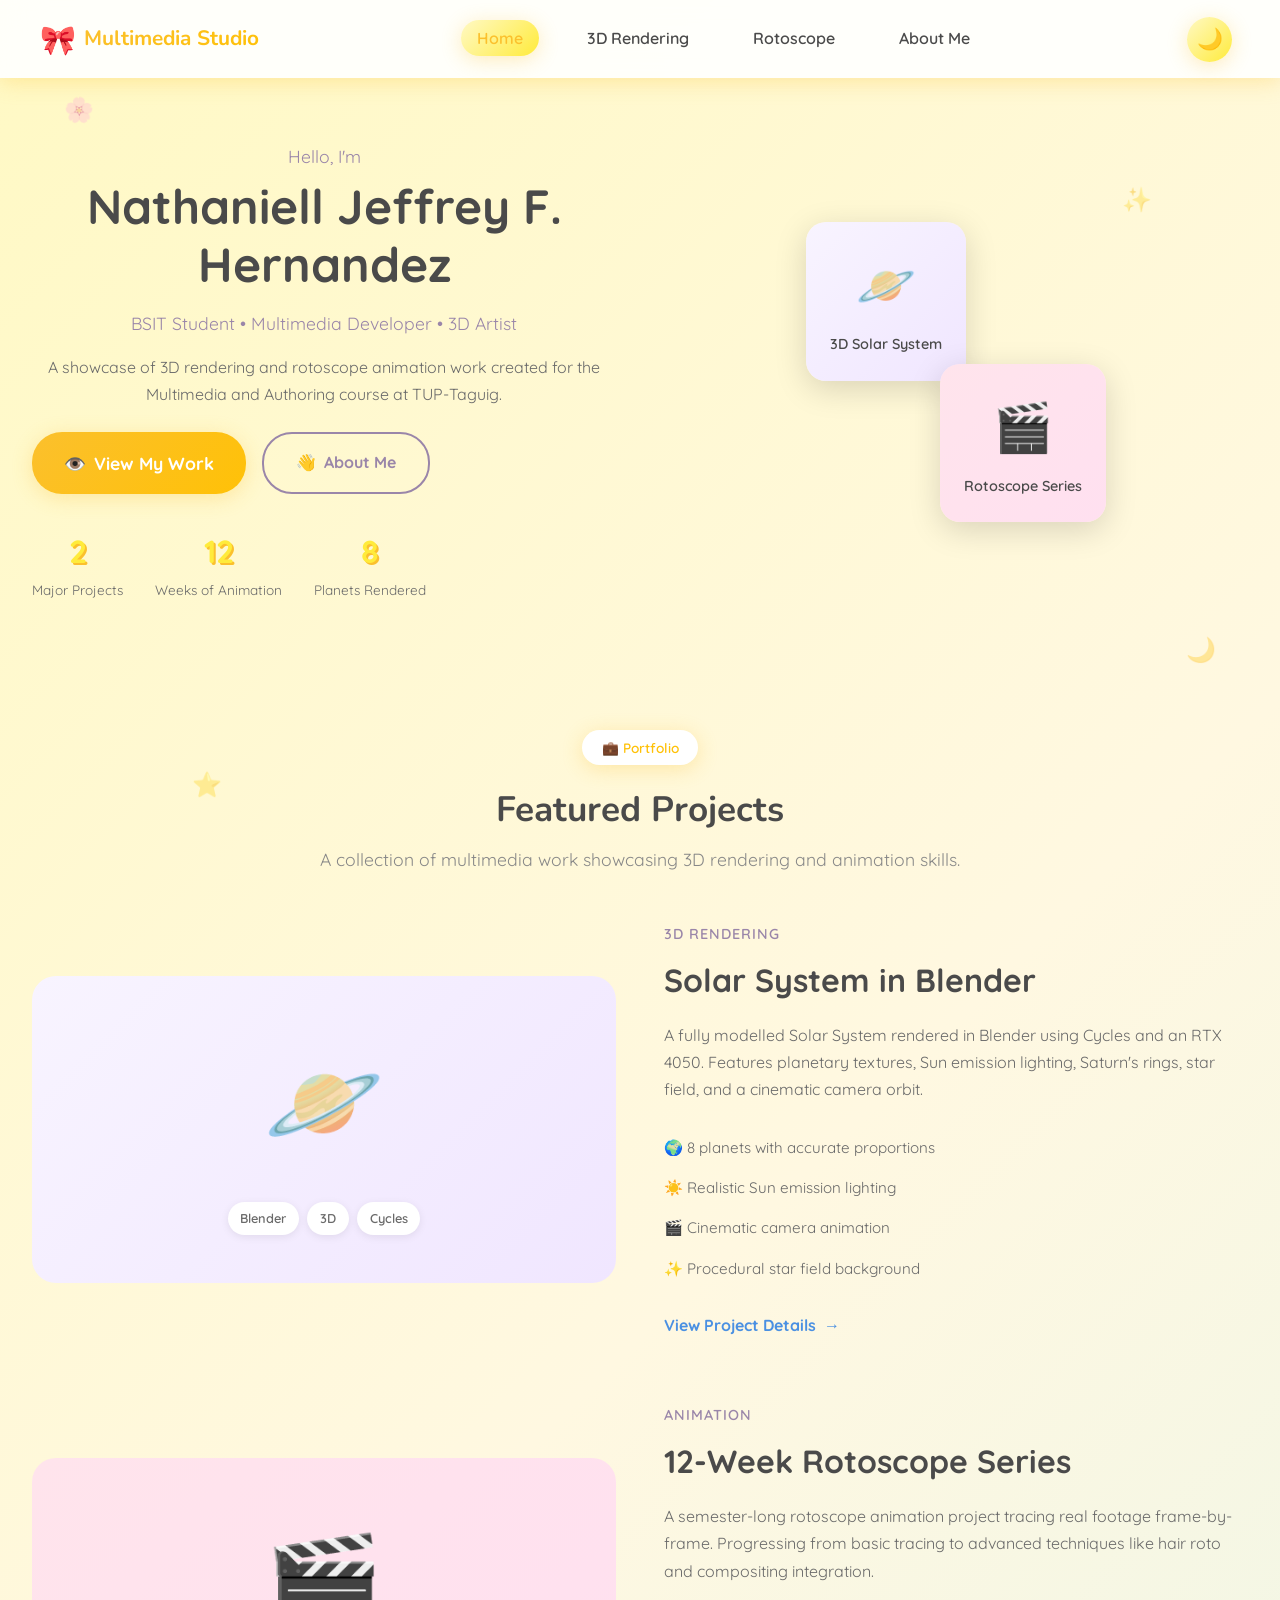
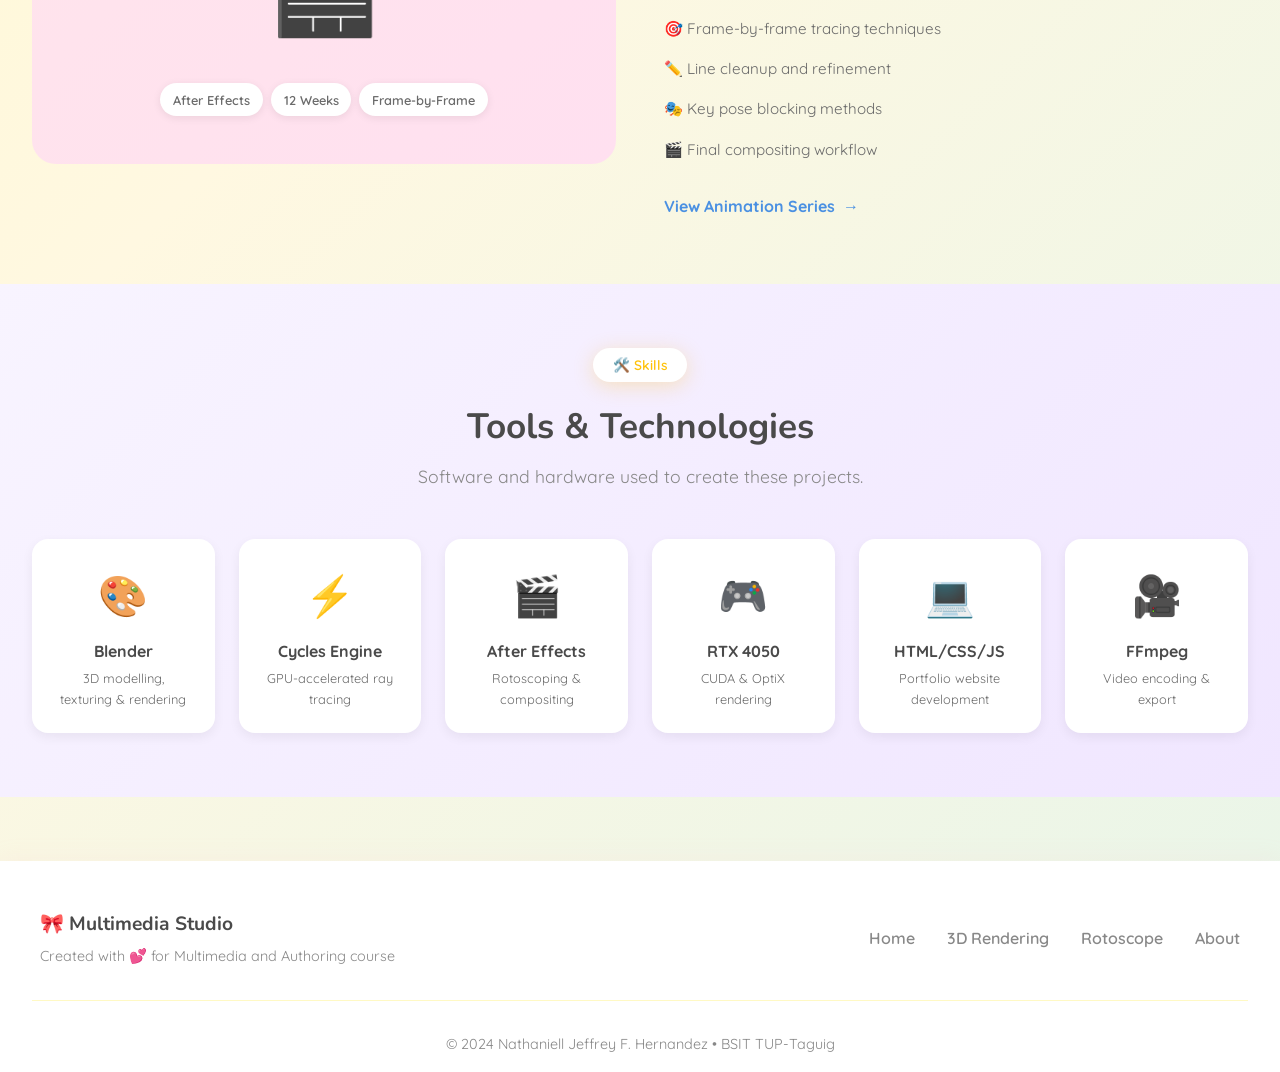
<file: multimedia/index.html>
<!DOCTYPE html>
<html lang="en">
<head>
    <meta charset="UTF-8">
    <meta name="viewport" content="width=device-width, initial-scale=1.0">
    <title>Multimedia Studio | Home</title>
    <link href="https://fonts.googleapis.com/css2?family=Nunito:wght@400;600;700;800&family=Quicksand:wght@400;500;600;700&display=swap" rel="stylesheet">
    <link rel="stylesheet" href="styles.css">
</head>
<body>
    <!-- Floating Decorative Elements -->
    <div class="floating-elements">
        <div class="float-item">🌸</div>
        <div class="float-item">✨</div>
        <div class="float-item">🎨</div>
        <div class="float-item">🌙</div>
        <div class="float-item">⭐</div>
    </div>

    <!-- Navigation -->
    <nav class="nav">
        <div class="nav-container">
            <a href="index.html" class="logo">
                <span class="logo-icon">🎀</span>
                <span class="logo-text">Multimedia Studio</span>
            </a>
            <ul class="nav-links">
                <li><a href="index.html" class="nav-link active">Home</a></li>
                <li><a href="3d-rendering.html" class="nav-link">3D Rendering</a></li>
                <li><a href="rotoscope.html" class="nav-link">Rotoscope</a></li>
                <li><a href="about.html" class="nav-link">About Me</a></li>
            </ul>
            <button class="theme-toggle" id="theme-toggle" title="Toggle Light/Dark Mode">
                <span class="theme-icon">🌙</span>
            </button>
            <button class="mobile-menu-btn">☰</button>
        </div>
    </nav>

    <!-- Hero Section - Portfolio Style -->
    <section class="hero hero-portfolio">
        <div class="hero-content">
            <div class="hero-intro">
                <span class="hero-greeting">Hello, I'm</span>
                <h1 class="hero-title-portfolio">Nathaniell Jeffrey F. Hernandez</h1>
                <p class="hero-tagline">BSIT Student • Multimedia Developer • 3D Artist</p>
                <p class="hero-description">A showcase of 3D rendering and rotoscope animation work created for the Multimedia and Authoring course at TUP-Taguig.</p>
            </div>
            
            <div class="hero-cta">
                <a href="#portfolio" class="btn btn-primary btn-large">
                    <span>👁️</span> View My Work
                </a>
                <a href="about.html" class="btn btn-outline">
                    <span>👋</span> About Me
                </a>
            </div>
            
            <div class="hero-stats">
                <div class="stat-item">
                    <span class="stat-number">2</span>
                    <span class="stat-label">Major Projects</span>
                </div>
                <div class="stat-item">
                    <span class="stat-number">12</span>
                    <span class="stat-label">Weeks of Animation</span>
                </div>
                <div class="stat-item">
                    <span class="stat-number">8</span>
                    <span class="stat-label">Planets Rendered</span>
                </div>
            </div>
        </div>
        
        <div class="hero-visual">
            <div class="portfolio-preview">
                <div class="preview-card preview-3d">
                    <span class="preview-icon">🪐</span>
                    <span class="preview-label">3D Solar System</span>
                </div>
                <div class="preview-card preview-roto">
                    <span class="preview-icon">🎬</span>
                    <span class="preview-label">Rotoscope Series</span>
                </div>
            </div>
        </div>
    </section>

    <!-- Portfolio Showcase -->
    <section id="portfolio" class="section section-portfolio">
        <div class="section-header">
            <span class="section-badge">💼 Portfolio</span>
            <h2 class="section-title">Featured Projects</h2>
            <p class="section-subtitle">A collection of multimedia work showcasing 3D rendering and animation skills.</p>
        </div>

        <div class="portfolio-showcase">
            <!-- Solar System Project -->
            <div class="showcase-item">
                <div class="showcase-visual">
                    <div class="showcase-icon-large">🪐</div>
                    <div class="showcase-badges">
                        <span class="showcase-badge">Blender</span>
                        <span class="showcase-badge">3D</span>
                        <span class="showcase-badge">Cycles</span>
                    </div>
                </div>
                <div class="showcase-content">
                    <span class="showcase-category">3D Rendering</span>
                    <h3 class="showcase-title">Solar System in Blender</h3>
                    <p class="showcase-desc">A fully modelled Solar System rendered in Blender using Cycles and an RTX 4050. Features planetary textures, Sun emission lighting, Saturn's rings, star field, and a cinematic camera orbit.</p>
                    <ul class="showcase-features">
                        <li>🌍 8 planets with accurate proportions</li>
                        <li>☀️ Realistic Sun emission lighting</li>
                        <li>🎬 Cinematic camera animation</li>
                        <li>✨ Procedural star field background</li>
                    </ul>
                    <a href="3d-rendering.html" class="showcase-link">
                        View Project Details <span>→</span>
                    </a>
                </div>
            </div>

            <!-- Rotoscope Project -->
            <div class="showcase-item showcase-reverse">
                <div class="showcase-content">
                    <span class="showcase-category">Animation</span>
                    <h3 class="showcase-title">12-Week Rotoscope Series</h3>
                    <p class="showcase-desc">A semester-long rotoscope animation project tracing real footage frame-by-frame. Progressing from basic tracing to advanced techniques like hair roto and compositing integration.</p>
                    <ul class="showcase-features">
                        <li>🎯 Frame-by-frame tracing techniques</li>
                        <li>✏️ Line cleanup and refinement</li>
                        <li>🎭 Key pose blocking methods</li>
                        <li>🎬 Final compositing workflow</li>
                    </ul>
                    <a href="rotoscope.html" class="showcase-link">
                        View Animation Series <span>→</span>
                    </a>
                </div>
                <div class="showcase-visual showcase-visual-pink">
                    <div class="showcase-icon-large">🎬</div>
                    <div class="showcase-badges">
                        <span class="showcase-badge">After Effects</span>
                        <span class="showcase-badge">12 Weeks</span>
                        <span class="showcase-badge">Frame-by-Frame</span>
                    </div>
                </div>
            </div>
        </div>
    </section>

    <!-- Skills & Tools -->
    <section class="section section-skills">
        <div class="section-header">
            <span class="section-badge">🛠️ Skills</span>
            <h2 class="section-title">Tools & Technologies</h2>
            <p class="section-subtitle">Software and hardware used to create these projects.</p>
        </div>

        <div class="skills-grid">
            <div class="skill-card">
                <div class="skill-icon">🎨</div>
                <h4>Blender</h4>
                <p>3D modelling, texturing & rendering</p>
            </div>
            <div class="skill-card">
                <div class="skill-icon">⚡</div>
                <h4>Cycles Engine</h4>
                <p>GPU-accelerated ray tracing</p>
            </div>
            <div class="skill-card">
                <div class="skill-icon">🎬</div>
                <h4>After Effects</h4>
                <p>Rotoscoping & compositing</p>
            </div>
            <div class="skill-card">
                <div class="skill-icon">🎮</div>
                <h4>RTX 4050</h4>
                <p>CUDA & OptiX rendering</p>
            </div>
            <div class="skill-card">
                <div class="skill-icon">💻</div>
                <h4>HTML/CSS/JS</h4>
                <p>Portfolio website development</p>
            </div>
            <div class="skill-card">
                <div class="skill-icon">🎥</div>
                <h4>FFmpeg</h4>
                <p>Video encoding & export</p>
            </div>
        </div>
    </section>

    <!-- Footer -->
    <footer class="footer">
        <div class="footer-content">
            <div class="footer-brand">
                <span class="footer-logo">🎀 Multimedia Studio</span>
                <p>Created with 💕 for Multimedia and Authoring course</p>
            </div>
            <div class="footer-links">
                <a href="index.html">Home</a>
                <a href="3d-rendering.html">3D Rendering</a>
                <a href="rotoscope.html">Rotoscope</a>
                <a href="about.html">About</a>
            </div>
        </div>
        <div class="footer-bottom">
            <p>© 2024 Nathaniell Jeffrey F. Hernandez • BSIT TUP-Taguig</p>
        </div>
    </footer>

    <script src="script.js"></script>
</body>
</html>
</file>
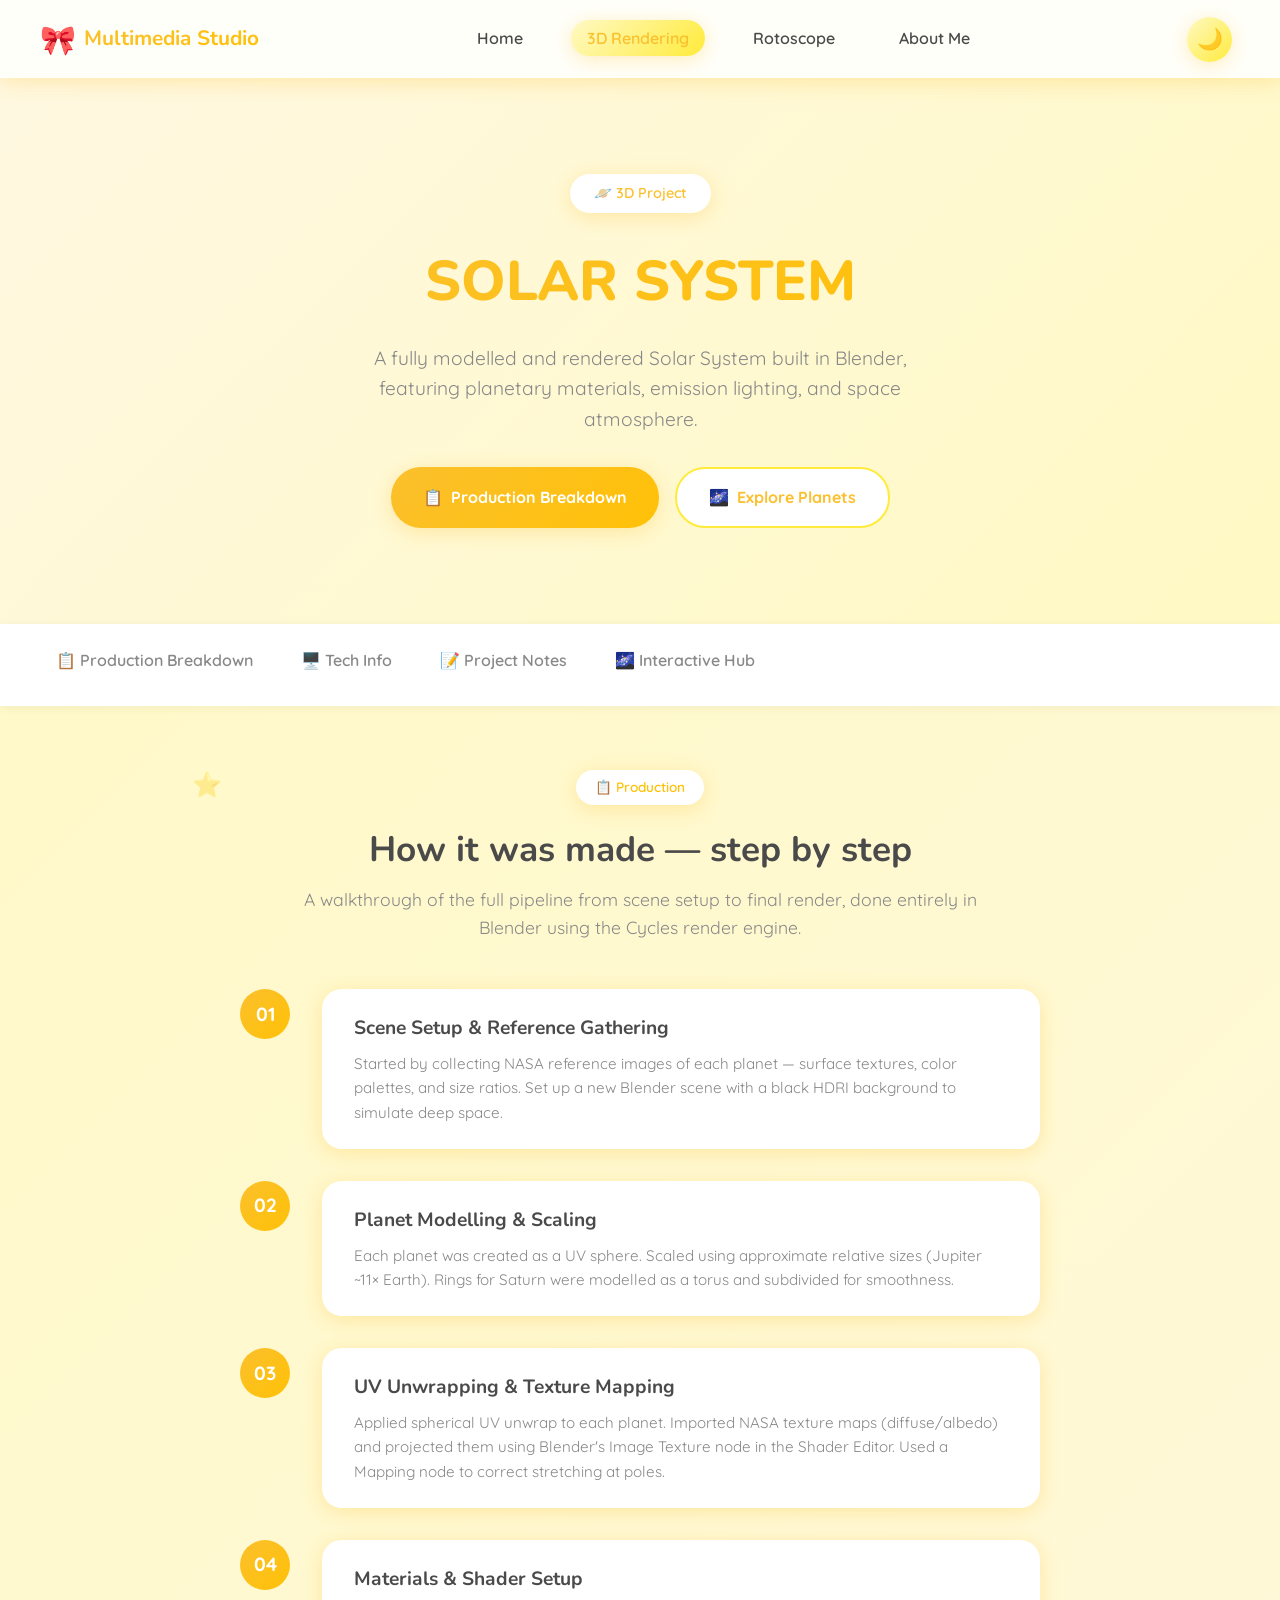
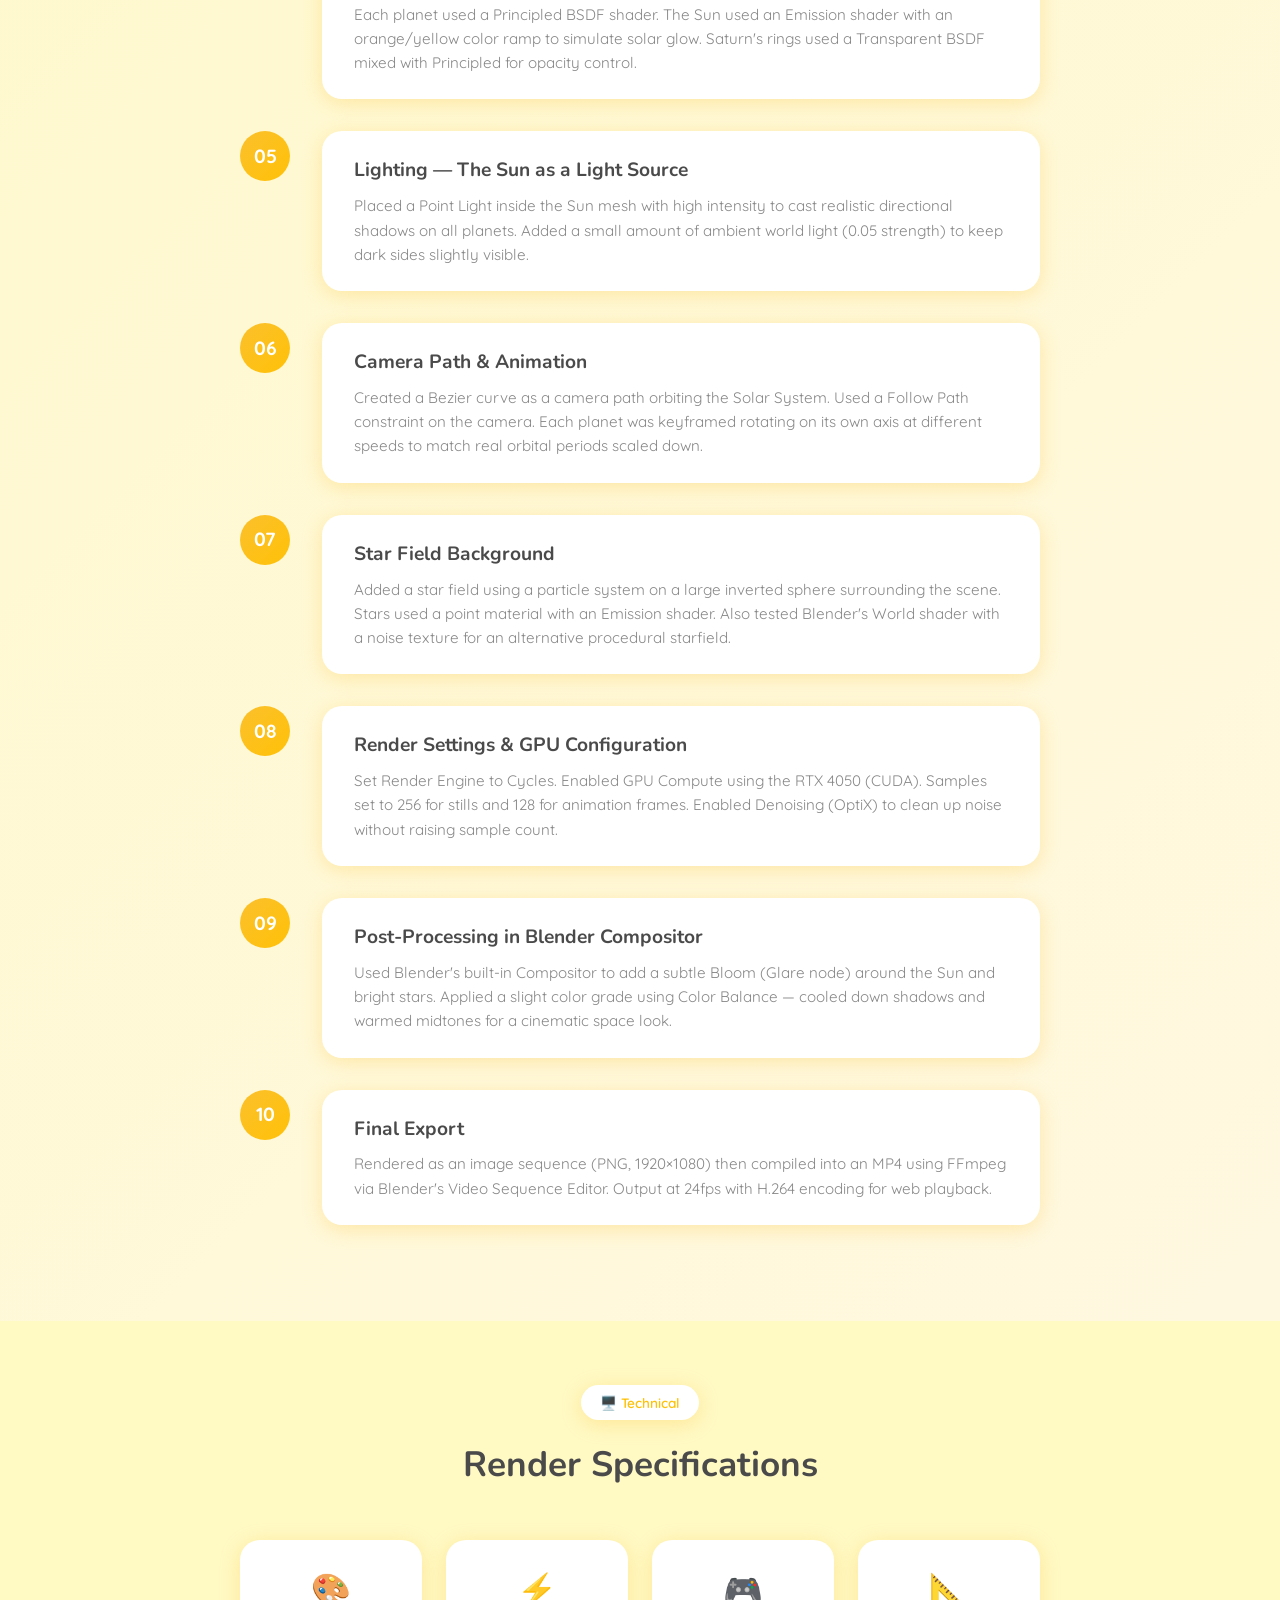
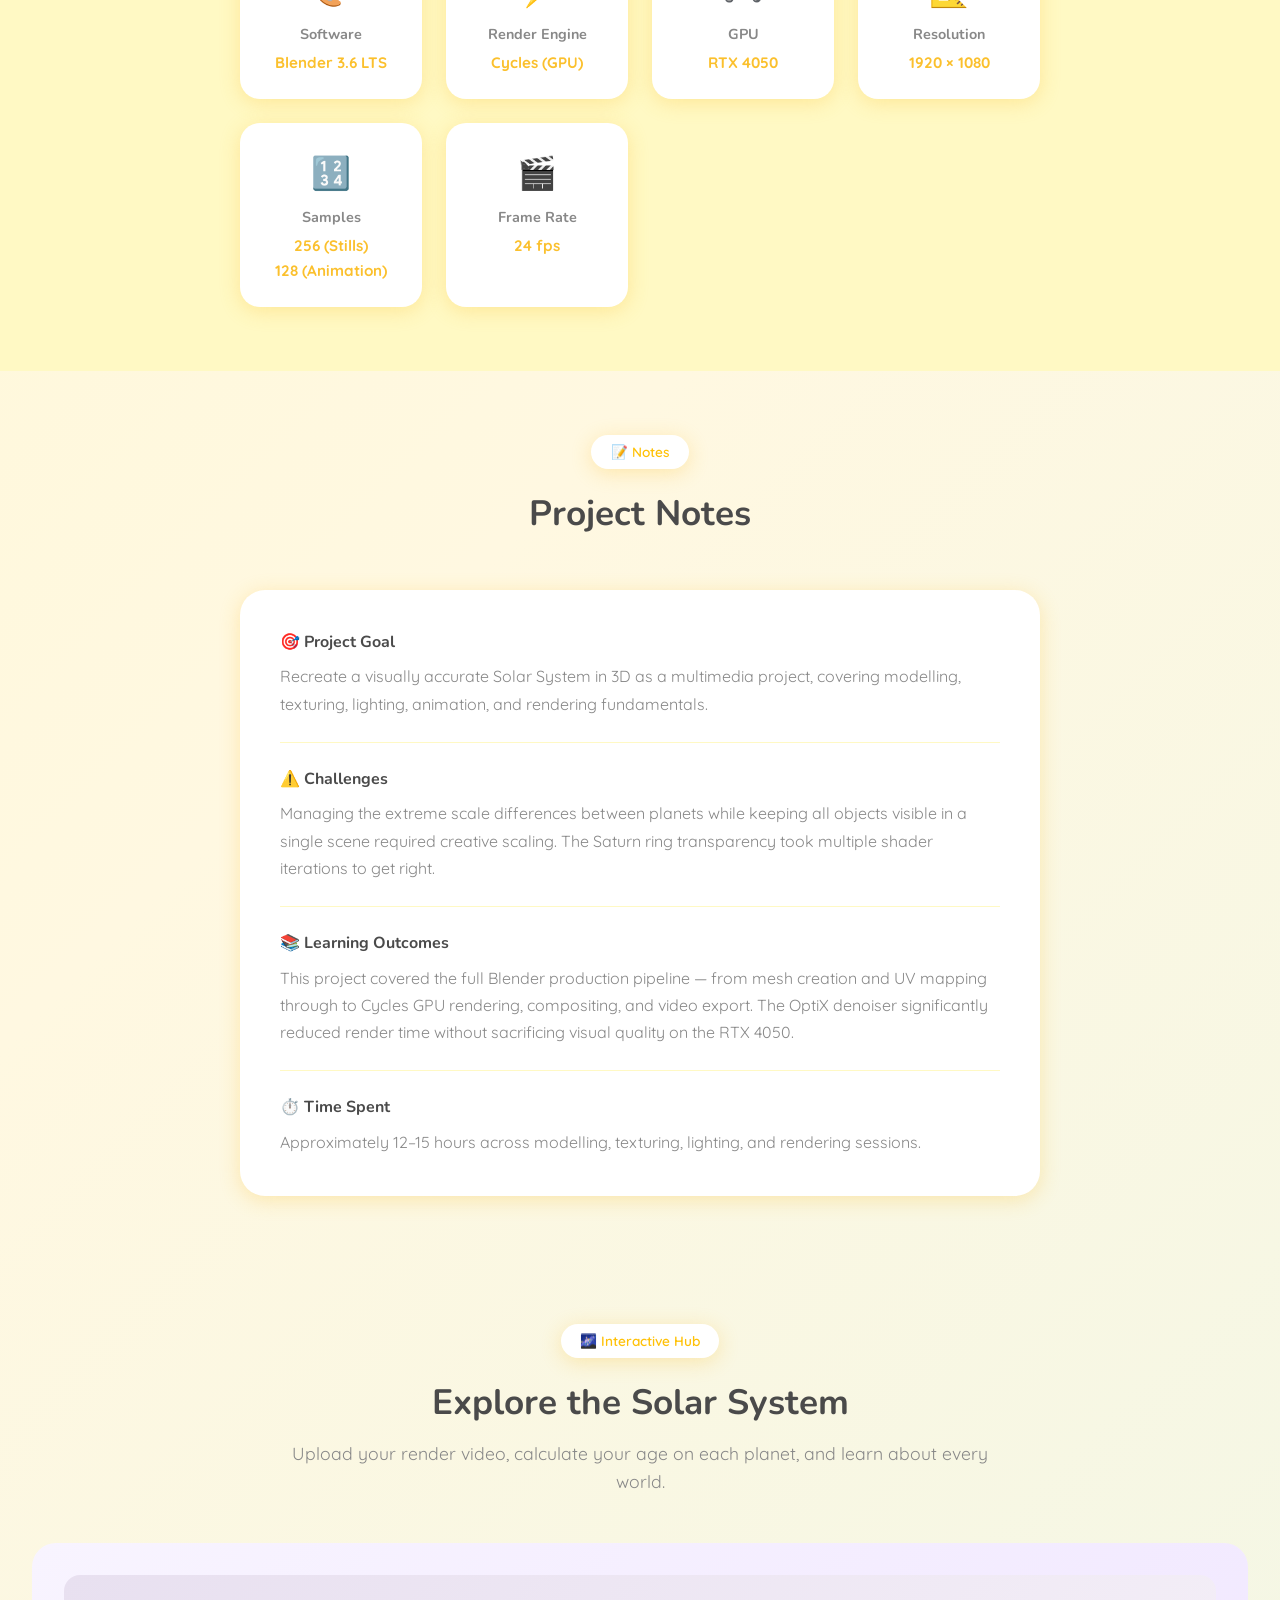
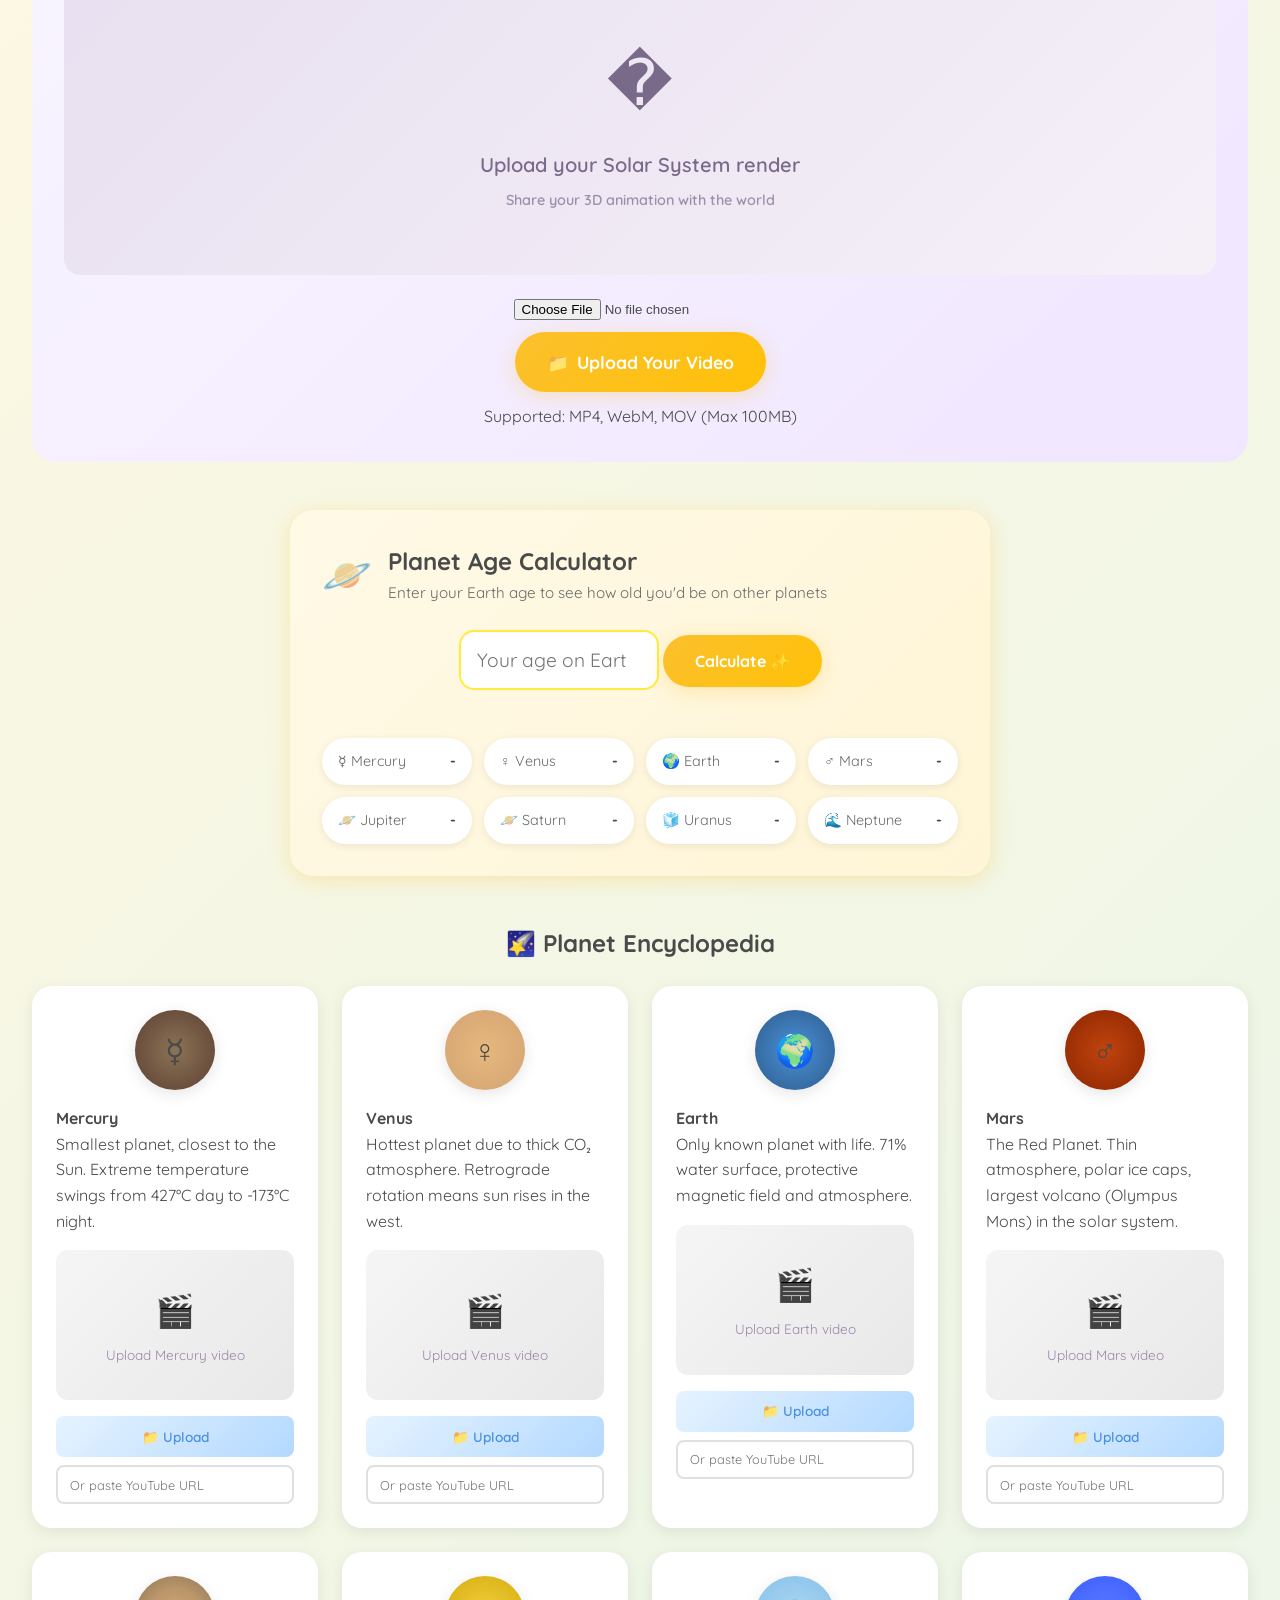
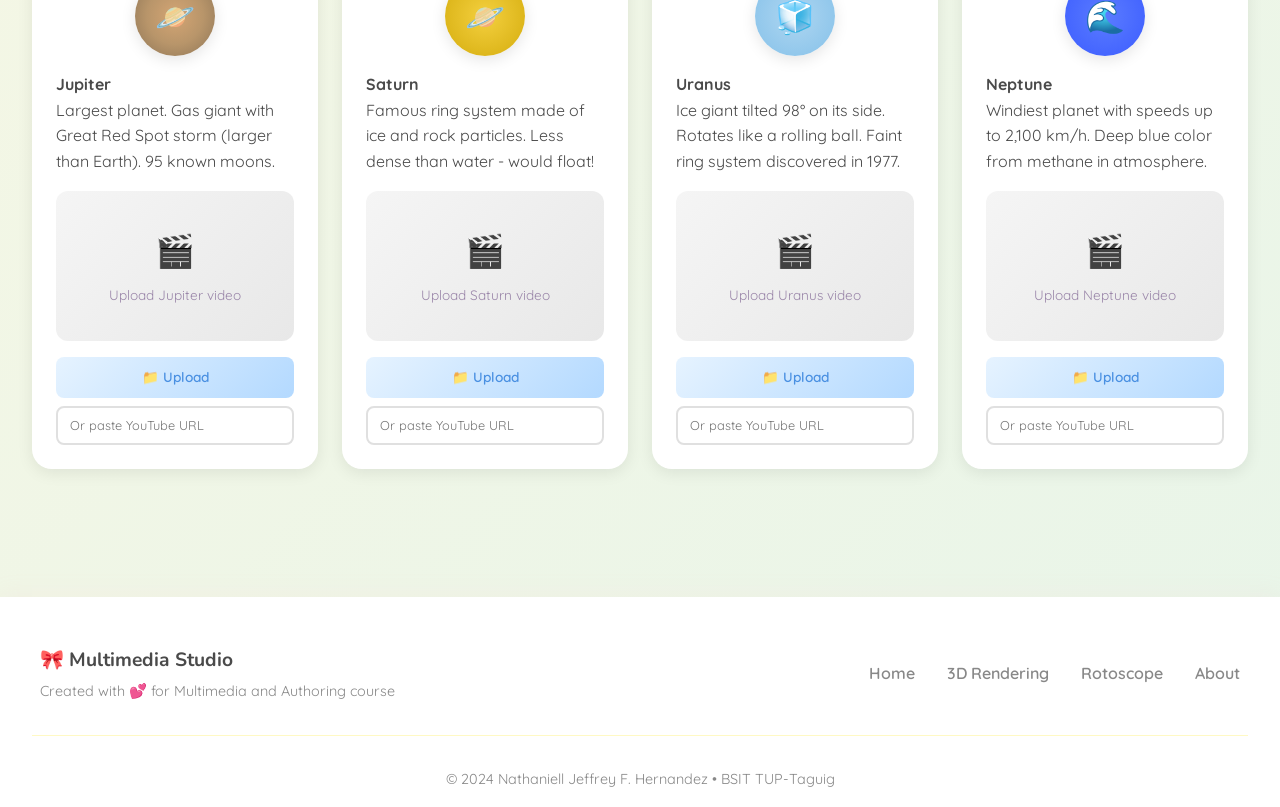
<file: multimedia/3d-rendering.html>
<!DOCTYPE html>
<html lang="en">
<head>
    <meta charset="UTF-8">
    <meta name="viewport" content="width=device-width, initial-scale=1.0">
    <title>Multimedia Studio | 3D Rendering — Solar System</title>
    <link href="https://fonts.googleapis.com/css2?family=Nunito:wght@400;600;700;800&family=Quicksand:wght@400;500;600;700&display=swap" rel="stylesheet">
    <link rel="stylesheet" href="styles.css">
</head>
<body>
    <!-- Floating Decorative Elements -->
    <div class="floating-elements">
        <div class="float-item">🌸</div>
        <div class="float-item">✨</div>
        <div class="float-item">🪐</div>
        <div class="float-item">🌙</div>
        <div class="float-item">⭐</div>
    </div>

    <!-- Navigation -->
    <nav class="nav">
        <div class="nav-container">
            <a href="index.html" class="logo">
                <span class="logo-icon">🎀</span>
                <span class="logo-text">Multimedia Studio</span>
            </a>
            <ul class="nav-links">
                <li><a href="index.html" class="nav-link">Home</a></li>
                <li><a href="3d-rendering.html" class="nav-link active">3D Rendering</a></li>
                <li><a href="rotoscope.html" class="nav-link">Rotoscope</a></li>
                <li><a href="about.html" class="nav-link">About Me</a></li>
            </ul>
            <button class="theme-toggle" id="theme-toggle" title="Toggle Light/Dark Mode">
                <span class="theme-icon">🌙</span>
            </button>
            <button class="mobile-menu-btn">☰</button>
        </div>
    </nav>

    <!-- Hero Section -->
    <section class="hero hero-purple">
        <div class="hero-content">
            <div class="hero-badge">🪐 3D Project</div>
            <h1 class="hero-title">SOLAR SYSTEM</h1>
            <p class="hero-subtitle">A fully modelled and rendered Solar System built in Blender, featuring planetary materials, emission lighting, and space atmosphere.</p>
            
            <div class="hero-buttons">
                <a href="#production" class="btn btn-primary">
                    <span>📋</span> Production Breakdown
                </a>
                <a href="#encyclopedia" class="btn btn-secondary">
                    <span>🌌</span> Explore Planets
                </a>
            </div>
        </div>
    </section>

    <!-- Quick Navigation -->
    <div class="quick-nav">
        <div class="quick-nav-container">
            <a href="#production" class="quick-nav-link">📋 Production Breakdown</a>
            <a href="#tech" class="quick-nav-link">🖥️ Tech Info</a>
            <a href="#notes" class="quick-nav-link">📝 Project Notes</a>
            <a href="#encyclopedia" class="quick-nav-link">🌌 Interactive Hub</a>
        </div>
    </div>

    <!-- Production Breakdown -->
    <section id="production" class="section">
        <div class="section-header">
            <span class="section-badge">📋 Production</span>
            <h2 class="section-title">How it was made — step by step</h2>
            <p class="section-subtitle">A walkthrough of the full pipeline from scene setup to final render, done entirely in Blender using the Cycles render engine.</p>
        </div>

        <div class="timeline">
            <div class="timeline-item">
                <div class="timeline-number">01</div>
                <div class="timeline-content">
                    <h3>Scene Setup & Reference Gathering</h3>
                    <p>Started by collecting NASA reference images of each planet — surface textures, color palettes, and size ratios. Set up a new Blender scene with a black HDRI background to simulate deep space.</p>
                </div>
            </div>

            <div class="timeline-item">
                <div class="timeline-number">02</div>
                <div class="timeline-content">
                    <h3>Planet Modelling & Scaling</h3>
                    <p>Each planet was created as a UV sphere. Scaled using approximate relative sizes (Jupiter ~11× Earth). Rings for Saturn were modelled as a torus and subdivided for smoothness.</p>
                </div>
            </div>

            <div class="timeline-item">
                <div class="timeline-number">03</div>
                <div class="timeline-content">
                    <h3>UV Unwrapping & Texture Mapping</h3>
                    <p>Applied spherical UV unwrap to each planet. Imported NASA texture maps (diffuse/albedo) and projected them using Blender's Image Texture node in the Shader Editor. Used a Mapping node to correct stretching at poles.</p>
                </div>
            </div>

            <div class="timeline-item">
                <div class="timeline-number">04</div>
                <div class="timeline-content">
                    <h3>Materials & Shader Setup</h3>
                    <p>Each planet used a Principled BSDF shader. The Sun used an Emission shader with an orange/yellow color ramp to simulate solar glow. Saturn's rings used a Transparent BSDF mixed with Principled for opacity control.</p>
                </div>
            </div>

            <div class="timeline-item">
                <div class="timeline-number">05</div>
                <div class="timeline-content">
                    <h3>Lighting — The Sun as a Light Source</h3>
                    <p>Placed a Point Light inside the Sun mesh with high intensity to cast realistic directional shadows on all planets. Added a small amount of ambient world light (0.05 strength) to keep dark sides slightly visible.</p>
                </div>
            </div>

            <div class="timeline-item">
                <div class="timeline-number">06</div>
                <div class="timeline-content">
                    <h3>Camera Path & Animation</h3>
                    <p>Created a Bezier curve as a camera path orbiting the Solar System. Used a Follow Path constraint on the camera. Each planet was keyframed rotating on its own axis at different speeds to match real orbital periods scaled down.</p>
                </div>
            </div>

            <div class="timeline-item">
                <div class="timeline-number">07</div>
                <div class="timeline-content">
                    <h3>Star Field Background</h3>
                    <p>Added a star field using a particle system on a large inverted sphere surrounding the scene. Stars used a point material with an Emission shader. Also tested Blender's World shader with a noise texture for an alternative procedural starfield.</p>
                </div>
            </div>

            <div class="timeline-item">
                <div class="timeline-number">08</div>
                <div class="timeline-content">
                    <h3>Render Settings & GPU Configuration</h3>
                    <p>Set Render Engine to Cycles. Enabled GPU Compute using the RTX 4050 (CUDA). Samples set to 256 for stills and 128 for animation frames. Enabled Denoising (OptiX) to clean up noise without raising sample count.</p>
                </div>
            </div>

            <div class="timeline-item">
                <div class="timeline-number">09</div>
                <div class="timeline-content">
                    <h3>Post-Processing in Blender Compositor</h3>
                    <p>Used Blender's built-in Compositor to add a subtle Bloom (Glare node) around the Sun and bright stars. Applied a slight color grade using Color Balance — cooled down shadows and warmed midtones for a cinematic space look.</p>
                </div>
            </div>

            <div class="timeline-item">
                <div class="timeline-number">10</div>
                <div class="timeline-content">
                    <h3>Final Export</h3>
                    <p>Rendered as an image sequence (PNG, 1920×1080) then compiled into an MP4 using FFmpeg via Blender's Video Sequence Editor. Output at 24fps with H.264 encoding for web playback.</p>
                </div>
            </div>
        </div>
    </section>

    <!-- Tech Specs -->
    <section id="tech" class="section section-pink">
        <div class="section-header">
            <span class="section-badge">🖥️ Technical</span>
            <h2 class="section-title">Render Specifications</h2>
        </div>

        <div class="specs-grid">
            <div class="spec-card">
                <div class="spec-icon">🎨</div>
                <h4>Software</h4>
                <p>Blender 3.6 LTS</p>
            </div>
            <div class="spec-card">
                <div class="spec-icon">⚡</div>
                <h4>Render Engine</h4>
                <p>Cycles (GPU)</p>
            </div>
            <div class="spec-card">
                <div class="spec-icon">🎮</div>
                <h4>GPU</h4>
                <p>RTX 4050</p>
            </div>
            <div class="spec-card">
                <div class="spec-icon">📐</div>
                <h4>Resolution</h4>
                <p>1920 × 1080</p>
            </div>
            <div class="spec-card">
                <div class="spec-icon">🔢</div>
                <h4>Samples</h4>
                <p>256 (Stills)<br>128 (Animation)</p>
            </div>
            <div class="spec-card">
                <div class="spec-icon">🎬</div>
                <h4>Frame Rate</h4>
                <p>24 fps</p>
            </div>
        </div>
    </section>

    <!-- Project Notes -->
    <section id="notes" class="section">
        <div class="section-header">
            <span class="section-badge">📝 Notes</span>
            <h2 class="section-title">Project Notes</h2>
        </div>

        <div class="notes-card">
            <div class="note-item">
                <h4>🎯 Project Goal</h4>
                <p>Recreate a visually accurate Solar System in 3D as a multimedia project, covering modelling, texturing, lighting, animation, and rendering fundamentals.</p>
            </div>
            <div class="note-item">
                <h4>⚠️ Challenges</h4>
                <p>Managing the extreme scale differences between planets while keeping all objects visible in a single scene required creative scaling. The Saturn ring transparency took multiple shader iterations to get right.</p>
            </div>
            <div class="note-item">
                <h4>📚 Learning Outcomes</h4>
                <p>This project covered the full Blender production pipeline — from mesh creation and UV mapping through to Cycles GPU rendering, compositing, and video export. The OptiX denoiser significantly reduced render time without sacrificing visual quality on the RTX 4050.</p>
            </div>
            <div class="note-item">
                <h4>⏱️ Time Spent</h4>
                <p>Approximately 12–15 hours across modelling, texturing, lighting, and rendering sessions.</p>
            </div>
        </div>
    </section>

    <!-- Interactive Planet Hub -->
    <section id="encyclopedia" class="section">
        <div class="section-header">
            <span class="section-badge">🌌 Interactive Hub</span>
            <h2 class="section-title">Explore the Solar System</h2>
            <p class="section-subtitle">Upload your render video, calculate your age on each planet, and learn about every world.</p>
        </div>

        <!-- Video Upload Section -->
        <div class="video-upload-section">
            <div class="video-display-large" id="videoDisplay">
                <div class="video-placeholder-hero">
                    <span>�</span>
                    <p>Upload your Solar System render</p>
                    <p class="video-hint">Share your 3D animation with the world</p>
                </div>
            </div>
            <div class="video-controls-large">
                <input type="file" id="videoUpload" accept="video/*" class="video-input" onchange="handleVideoUpload(event)">
                <label for="videoUpload" class="btn btn-primary btn-large">
                    <span>📁</span> Upload Your Video
                </label>
                <p class="upload-note">Supported: MP4, WebM, MOV (Max 100MB)</p>
            </div>
        </div>

        <!-- Planet Age Calculator -->
        <div class="calculator-card integrated">
            <div class="calc-header">
                <span class="calc-icon">🪐</span>
                <div>
                    <h3>Planet Age Calculator</h3>
                    <p>Enter your Earth age to see how old you'd be on other planets</p>
                </div>
            </div>
            <div class="calc-input-group">
                <input type="number" id="earth-age" placeholder="Your age on Earth" min="0" max="120">
                <button onclick="calculatePlanetAges()" class="btn btn-primary">Calculate ✨</button>
            </div>
            
            <div id="age-results" class="age-results-compact">
                <div class="planet-age-pill">
                    <span>☿️ Mercury</span>
                    <strong id="mercury-age">-</strong>
                </div>
                <div class="planet-age-pill">
                    <span>♀️ Venus</span>
                    <strong id="venus-age">-</strong>
                </div>
                <div class="planet-age-pill">
                    <span>🌍 Earth</span>
                    <strong id="earth-result">-</strong>
                </div>
                <div class="planet-age-pill">
                    <span>♂️ Mars</span>
                    <strong id="mars-age">-</strong>
                </div>
                <div class="planet-age-pill">
                    <span>🪐 Jupiter</span>
                    <strong id="jupiter-age">-</strong>
                </div>
                <div class="planet-age-pill">
                    <span>🪐 Saturn</span>
                    <strong id="saturn-age">-</strong>
                </div>
                <div class="planet-age-pill">
                    <span>🧊 Uranus</span>
                    <strong id="uranus-age">-</strong>
                </div>
                <div class="planet-age-pill">
                    <span>🌊 Neptune</span>
                    <strong id="neptune-age">-</strong>
                </div>
            </div>
        </div>

        <!-- Planet Encyclopedia -->
        <div class="planets-encyclopedia">
            <h3 class="encyclopedia-title">🌠 Planet Encyclopedia</h3>
            <div class="planets-grid-videos">
                <!-- Mercury -->
                <div class="planet-card-video">
                    <div class="planet-visual" style="background: radial-gradient(circle, #8B7355, #5C4033);">☿️</div>
                    <h4>Mercury</h4>
                    <p>Smallest planet, closest to the Sun. Extreme temperature swings from 427°C day to -173°C night.</p>
                    <div class="planet-video-container" id="mercury-video">
                        <div class="planet-video-placeholder">
                            <span>🎬</span>
                            <p>Upload Mercury video</p>
                        </div>
                    </div>
                    <div class="planet-video-controls">
                        <input type="file" id="mercury-upload" accept="video/*" class="video-input-hidden" onchange="handlePlanetVideoUpload(event, 'mercury')">
                        <label for="mercury-upload" class="btn-planet-video">📁 Upload</label>
                        <input type="text" id="mercury-yt" placeholder="Or paste YouTube URL" class="planet-yt-input" onchange="embedPlanetVideo('mercury', this.value)">
                    </div>
                </div>
                <!-- Venus -->
                <div class="planet-card-video">
                    <div class="planet-visual" style="background: radial-gradient(circle, #E6B87D, #D4A373);">♀️</div>
                    <h4>Venus</h4>
                    <p>Hottest planet due to thick CO₂ atmosphere. Retrograde rotation means sun rises in the west.</p>
                    <div class="planet-video-container" id="venus-video">
                        <div class="planet-video-placeholder">
                            <span>🎬</span>
                            <p>Upload Venus video</p>
                        </div>
                    </div>
                    <div class="planet-video-controls">
                        <input type="file" id="venus-upload" accept="video/*" class="video-input-hidden" onchange="handlePlanetVideoUpload(event, 'venus')">
                        <label for="venus-upload" class="btn-planet-video">📁 Upload</label>
                        <input type="text" id="venus-yt" placeholder="Or paste YouTube URL" class="planet-yt-input" onchange="embedPlanetVideo('venus', this.value)">
                    </div>
                </div>
                <!-- Earth -->
                <div class="planet-card-video">
                    <div class="planet-visual" style="background: radial-gradient(circle, #4A90D9, #2E5C8A);">🌍</div>
                    <h4>Earth</h4>
                    <p>Only known planet with life. 71% water surface, protective magnetic field and atmosphere.</p>
                    <div class="planet-video-container" id="earth-video">
                        <div class="planet-video-placeholder">
                            <span>🎬</span>
                            <p>Upload Earth video</p>
                        </div>
                    </div>
                    <div class="planet-video-controls">
                        <input type="file" id="earth-upload" accept="video/*" class="video-input-hidden" onchange="handlePlanetVideoUpload(event, 'earth')">
                        <label for="earth-upload" class="btn-planet-video">📁 Upload</label>
                        <input type="text" id="earth-yt" placeholder="Or paste YouTube URL" class="planet-yt-input" onchange="embedPlanetVideo('earth', this.value)">
                    </div>
                </div>
                <!-- Mars -->
                <div class="planet-card-video">
                    <div class="planet-visual" style="background: radial-gradient(circle, #C1440E, #8B2500);">♂️</div>
                    <h4>Mars</h4>
                    <p>The Red Planet. Thin atmosphere, polar ice caps, largest volcano (Olympus Mons) in the solar system.</p>
                    <div class="planet-video-container" id="mars-video">
                        <div class="planet-video-placeholder">
                            <span>🎬</span>
                            <p>Upload Mars video</p>
                        </div>
                    </div>
                    <div class="planet-video-controls">
                        <input type="file" id="mars-upload" accept="video/*" class="video-input-hidden" onchange="handlePlanetVideoUpload(event, 'mars')">
                        <label for="mars-upload" class="btn-planet-video">📁 Upload</label>
                        <input type="text" id="mars-yt" placeholder="Or paste YouTube URL" class="planet-yt-input" onchange="embedPlanetVideo('mars', this.value)">
                    </div>
                </div>
                <!-- Jupiter -->
                <div class="planet-card-video">
                    <div class="planet-visual" style="background: radial-gradient(circle, #D4A574, #B8956A, #8B7355);">🪐</div>
                    <h4>Jupiter</h4>
                    <p>Largest planet. Gas giant with Great Red Spot storm (larger than Earth). 95 known moons.</p>
                    <div class="planet-video-container" id="jupiter-video">
                        <div class="planet-video-placeholder">
                            <span>🎬</span>
                            <p>Upload Jupiter video</p>
                        </div>
                    </div>
                    <div class="planet-video-controls">
                        <input type="file" id="jupiter-upload" accept="video/*" class="video-input-hidden" onchange="handlePlanetVideoUpload(event, 'jupiter')">
                        <label for="jupiter-upload" class="btn-planet-video">📁 Upload</label>
                        <input type="text" id="jupiter-yt" placeholder="Or paste YouTube URL" class="planet-yt-input" onchange="embedPlanetVideo('jupiter', this.value)">
                    </div>
                </div>
                <!-- Saturn -->
                <div class="planet-card-video">
                    <div class="planet-visual" style="background: radial-gradient(circle, #F4D03F, #D4AC0D);">🪐</div>
                    <h4>Saturn</h4>
                    <p>Famous ring system made of ice and rock particles. Less dense than water - would float!</p>
                    <div class="planet-video-container" id="saturn-video">
                        <div class="planet-video-placeholder">
                            <span>🎬</span>
                            <p>Upload Saturn video</p>
                        </div>
                    </div>
                    <div class="planet-video-controls">
                        <input type="file" id="saturn-upload" accept="video/*" class="video-input-hidden" onchange="handlePlanetVideoUpload(event, 'saturn')">
                        <label for="saturn-upload" class="btn-planet-video">📁 Upload</label>
                        <input type="text" id="saturn-yt" placeholder="Or paste YouTube URL" class="planet-yt-input" onchange="embedPlanetVideo('saturn', this.value)">
                    </div>
                </div>
                <!-- Uranus -->
                <div class="planet-card-video">
                    <div class="planet-visual" style="background: radial-gradient(circle, #AED6F1, #85C1E9);">🧊</div>
                    <h4>Uranus</h4>
                    <p>Ice giant tilted 98° on its side. Rotates like a rolling ball. Faint ring system discovered in 1977.</p>
                    <div class="planet-video-container" id="uranus-video">
                        <div class="planet-video-placeholder">
                            <span>🎬</span>
                            <p>Upload Uranus video</p>
                        </div>
                    </div>
                    <div class="planet-video-controls">
                        <input type="file" id="uranus-upload" accept="video/*" class="video-input-hidden" onchange="handlePlanetVideoUpload(event, 'uranus')">
                        <label for="uranus-upload" class="btn-planet-video">📁 Upload</label>
                        <input type="text" id="uranus-yt" placeholder="Or paste YouTube URL" class="planet-yt-input" onchange="embedPlanetVideo('uranus', this.value)">
                    </div>
                </div>
                <!-- Neptune -->
                <div class="planet-card-video">
                    <div class="planet-visual" style="background: radial-gradient(circle, #5B7CFF, #3B5CFF);">🌊</div>
                    <h4>Neptune</h4>
                    <p>Windiest planet with speeds up to 2,100 km/h. Deep blue color from methane in atmosphere.</p>
                    <div class="planet-video-container" id="neptune-video">
                        <div class="planet-video-placeholder">
                            <span>🎬</span>
                            <p>Upload Neptune video</p>
                        </div>
                    </div>
                    <div class="planet-video-controls">
                        <input type="file" id="neptune-upload" accept="video/*" class="video-input-hidden" onchange="handlePlanetVideoUpload(event, 'neptune')">
                        <label for="neptune-upload" class="btn-planet-video">📁 Upload</label>
                        <input type="text" id="neptune-yt" placeholder="Or paste YouTube URL" class="planet-yt-input" onchange="embedPlanetVideo('neptune', this.value)">
                    </div>
                </div>
            </div>
        </div>
    </section>

    <!-- Footer -->
    <footer class="footer">
        <div class="footer-content">
            <div class="footer-brand">
                <span class="footer-logo">🎀 Multimedia Studio</span>
                <p>Created with 💕 for Multimedia and Authoring course</p>
            </div>
            <div class="footer-links">
                <a href="index.html">Home</a>
                <a href="3d-rendering.html">3D Rendering</a>
                <a href="rotoscope.html">Rotoscope</a>
                <a href="about.html">About</a>
            </div>
        </div>
        <div class="footer-bottom">
            <p>© 2024 Nathaniell Jeffrey F. Hernandez • BSIT TUP-Taguig</p>
        </div>
    </footer>

    <script src="script.js"></script>
    <script>
        function handleVideoUpload(event) {
            const file = event.target.files[0];
            if (file) {
                const videoUrl = URL.createObjectURL(file);
                const videoDisplay = document.getElementById('videoDisplay');
                videoDisplay.innerHTML = `
                    <video controls class="uploaded-video-large">
                        <source src="${videoUrl}" type="${file.type}">
                        Your browser does not support the video tag.
                    </video>
                `;
            }
        }

        function handlePlanetVideoUpload(event, planet) {
            const file = event.target.files[0];
            if (file) {
                const videoUrl = URL.createObjectURL(file);
                const container = document.getElementById(planet + '-video');
                container.innerHTML = `
                    <video controls loop autoplay muted class="planet-video-player">
                        <source src="${videoUrl}" type="${file.type}">
                        Your browser does not support the video tag.
                    </video>
                `;
            }
        }

        function embedPlanetVideo(planet, url) {
            if (!url) return;
            
            let videoId = '';
            
            // Extract YouTube video ID from various URL formats
            if (url.includes('youtube.com/watch?v=')) {
                videoId = url.split('v=')[1]?.split('&')[0];
            } else if (url.includes('youtu.be/')) {
                videoId = url.split('youtu.be/')[1]?.split('?')[0];
            } else if (url.includes('youtube.com/embed/')) {
                videoId = url.split('embed/')[1]?.split('?')[0];
            }
            
            if (videoId) {
                const container = document.getElementById(planet + '-video');
                container.innerHTML = `
                    <div class="planet-video-embed">
                        <iframe 
                            src="https://www.youtube.com/embed/${videoId}?autoplay=1&mute=1&loop=1&playlist=${videoId}" 
                            title="${planet} Video"
                            allow="accelerometer; autoplay; clipboard-write; encrypted-media; gyroscope; picture-in-picture" 
                            allowfullscreen>
                        </iframe>
                    </div>
                `;
            }
        }
    </script>
</body>
</html>
</file>
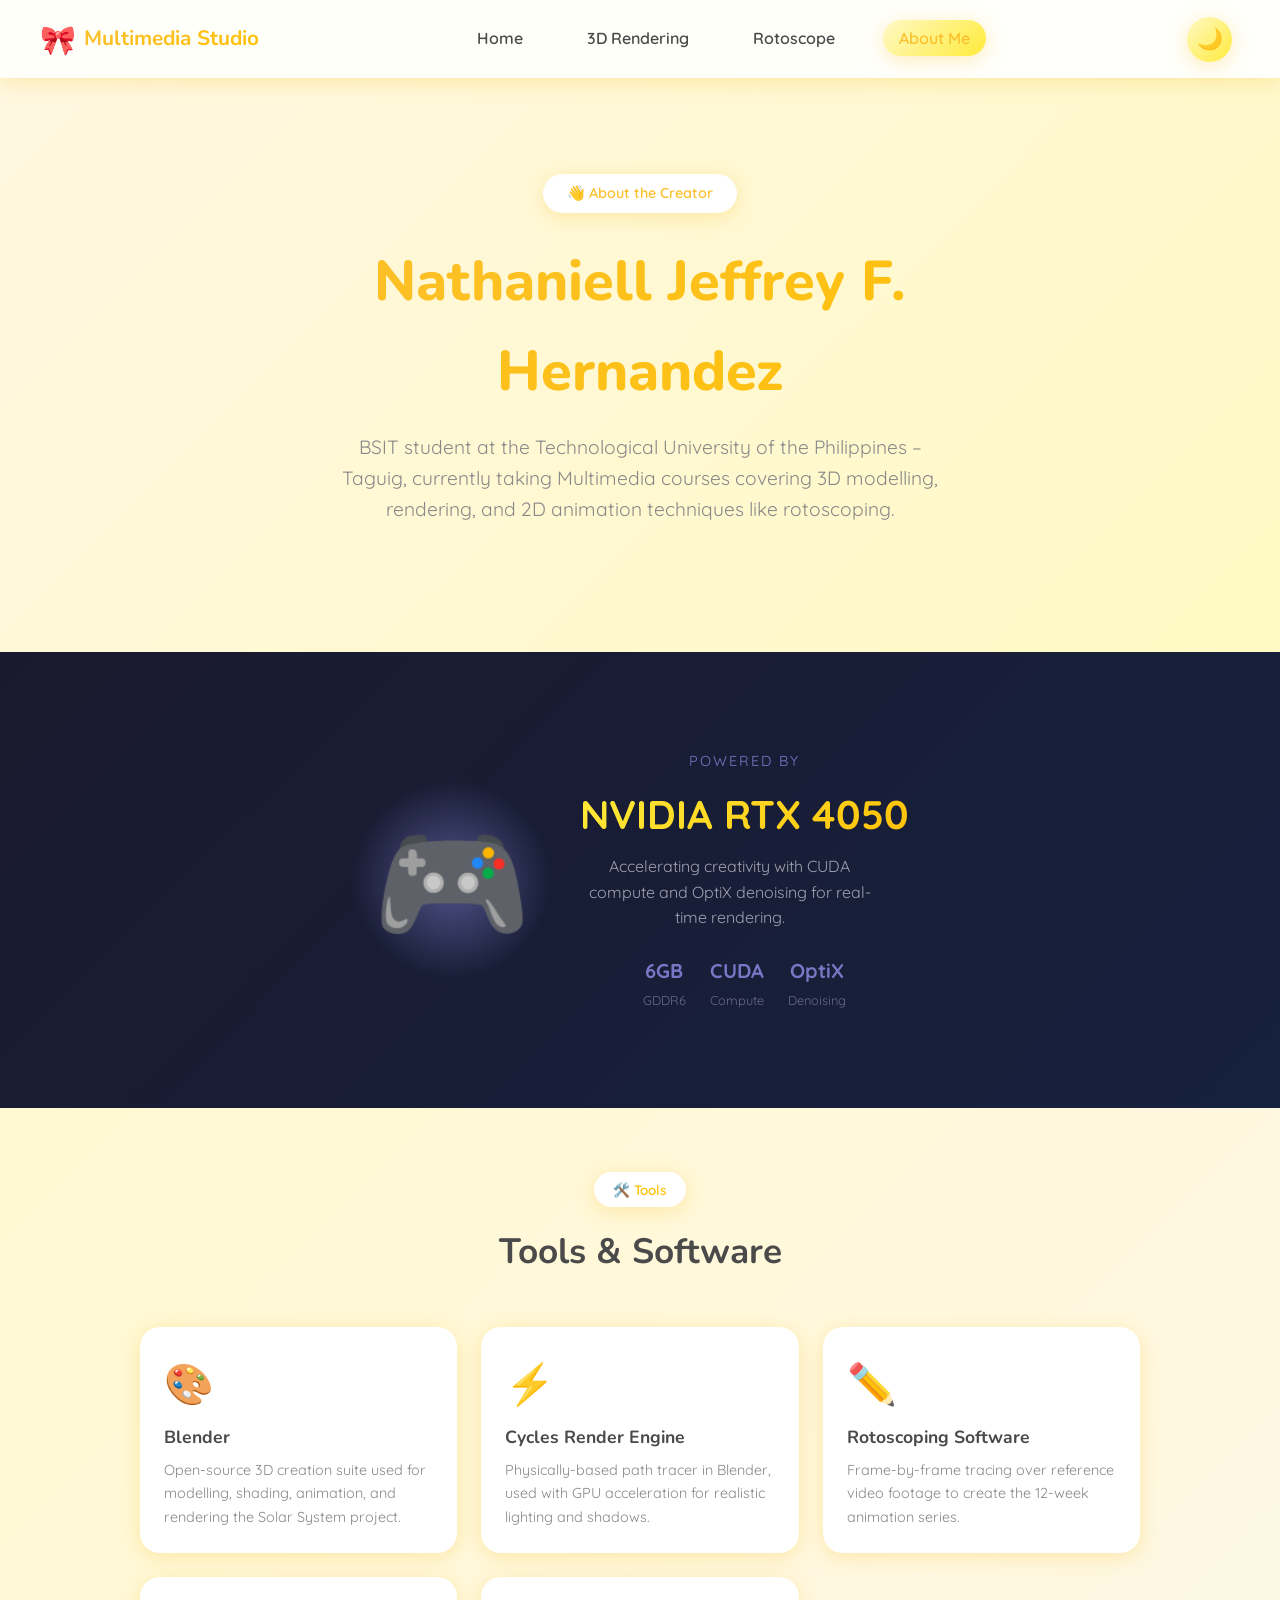
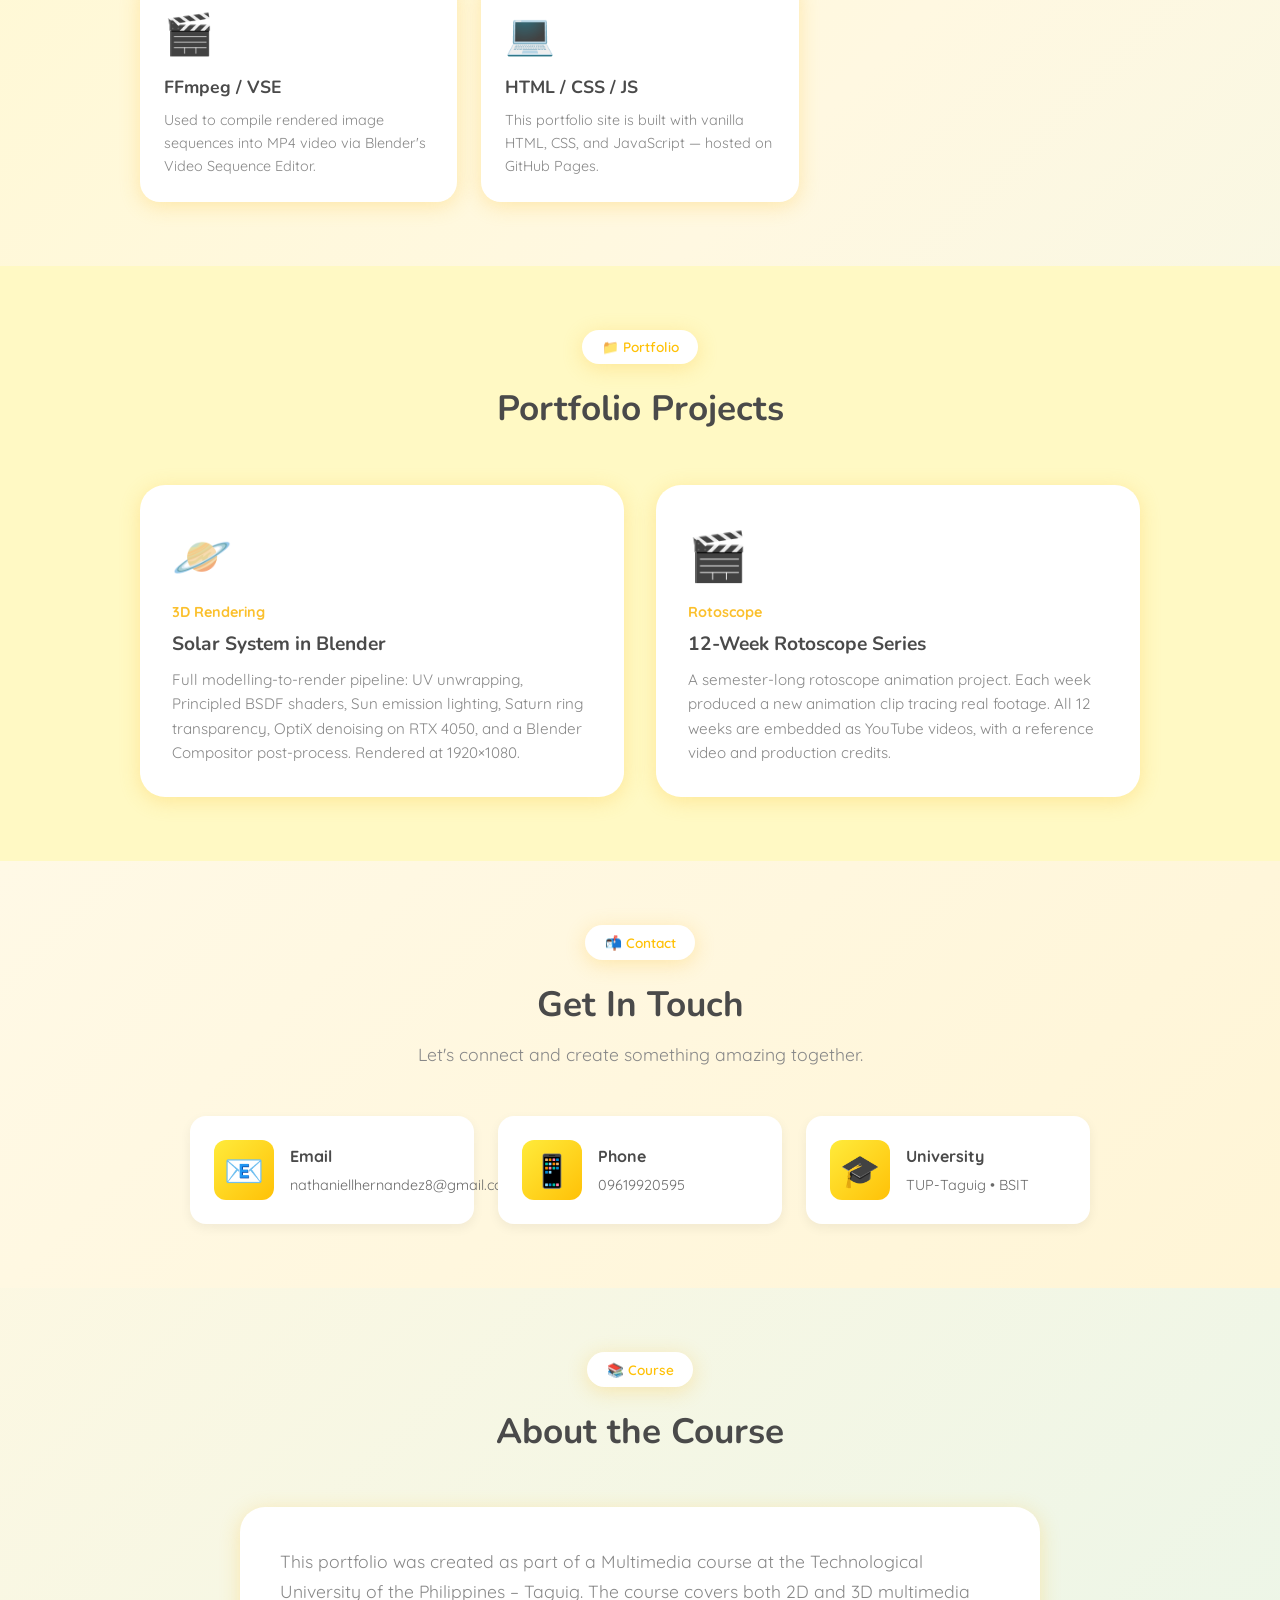
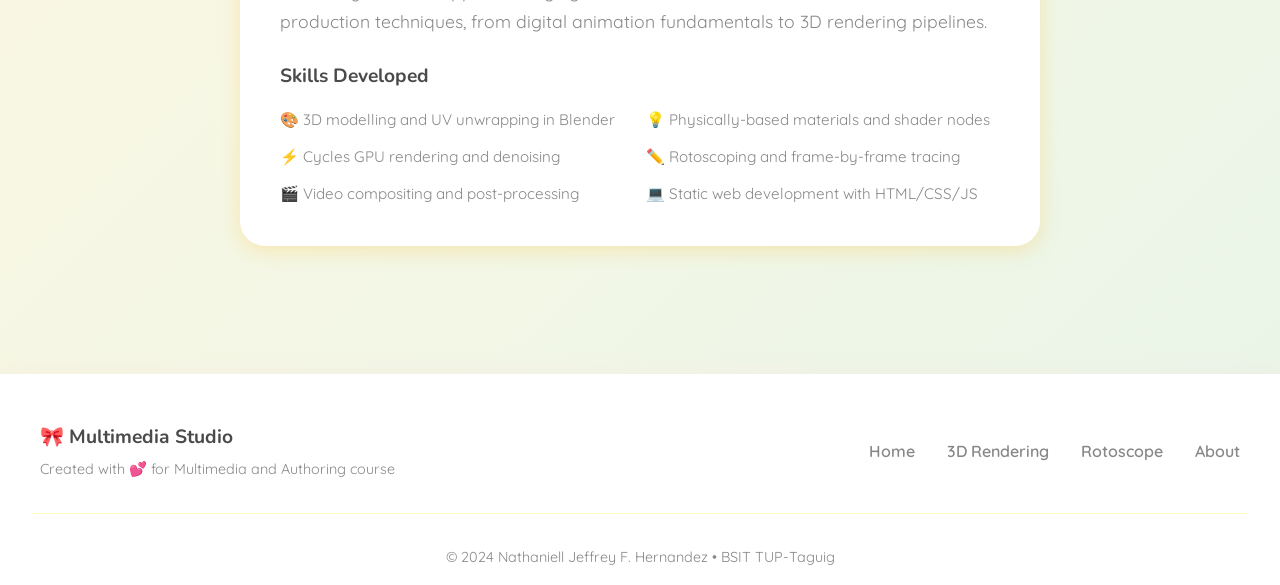
<file: multimedia/about.html>
<!DOCTYPE html>
<html lang="en">
<head>
    <meta charset="UTF-8">
    <meta name="viewport" content="width=device-width, initial-scale=1.0">
    <title>Multimedia Studio | About Me</title>
    <link href="https://fonts.googleapis.com/css2?family=Nunito:wght@400;600;700;800&family=Quicksand:wght@400;500;600;700&display=swap" rel="stylesheet">
    <link rel="stylesheet" href="styles.css">
</head>
<body>
    <div class="floating-elements">
        <div class="float-item">🌸</div>
        <div class="float-item">✨</div>
        <div class="float-item">👋</div>
        <div class="float-item">🌙</div>
        <div class="float-item">⭐</div>
    </div>

    <nav class="nav">
        <div class="nav-container">
            <a href="index.html" class="logo">
                <span class="logo-icon">🎀</span>
                <span class="logo-text">Multimedia Studio</span>
            </a>
            <ul class="nav-links">
                <li><a href="index.html" class="nav-link">Home</a></li>
                <li><a href="3d-rendering.html" class="nav-link">3D Rendering</a></li>
                <li><a href="rotoscope.html" class="nav-link">Rotoscope</a></li>
                <li><a href="about.html" class="nav-link active">About Me</a></li>
            </ul>
            <button class="theme-toggle" id="theme-toggle" title="Toggle Light/Dark Mode">
                <span class="theme-icon">🌙</span>
            </button>
            <button class="mobile-menu-btn">☰</button>
        </div>
    </nav>

    <section class="hero hero-purple">
        <div class="hero-content">
            <div class="hero-badge">👋 About the Creator</div>
            <h1 class="hero-title">Nathaniell Jeffrey F. Hernandez</h1>
            <p class="hero-subtitle">BSIT student at the Technological University of the Philippines – Taguig, currently taking Multimedia courses covering 3D modelling, rendering, and 2D animation techniques like rotoscoping.</p>
        </div>
    </section>

    <!-- Featured Hardware -->
    <section class="section section-gpu">
        <div class="gpu-showcase">
            <div class="gpu-visual">
                <div class="gpu-icon">🎮</div>
                <div class="gpu-glow"></div>
            </div>
            <div class="gpu-info">
                <span class="gpu-label">Powered By</span>
                <h2 class="gpu-name">NVIDIA RTX 4050</h2>
                <p class="gpu-desc">Accelerating creativity with CUDA compute and OptiX denoising for real-time rendering.</p>
                <div class="gpu-specs">
                    <div class="gpu-spec">
                        <span class="spec-value">6GB</span>
                        <span class="spec-name">GDDR6</span>
                    </div>
                    <div class="gpu-spec">
                        <span class="spec-value">CUDA</span>
                        <span class="spec-name">Compute</span>
                    </div>
                    <div class="gpu-spec">
                        <span class="spec-value">OptiX</span>
                        <span class="spec-name">Denoising</span>
                    </div>
                </div>
            </div>
        </div>
    </section>

    <!-- Tools & Software -->
    <section class="section">
        <div class="section-header">
            <span class="section-badge">🛠️ Tools</span>
            <h2 class="section-title">Tools & Software</h2>
        </div>

        <div class="tools-grid">
            <div class="tool-card">
                <div class="tool-icon">🎨</div>
                <h4>Blender</h4>
                <p>Open-source 3D creation suite used for modelling, shading, animation, and rendering the Solar System project.</p>
            </div>
            <div class="tool-card">
                <div class="tool-icon">⚡</div>
                <h4>Cycles Render Engine</h4>
                <p>Physically-based path tracer in Blender, used with GPU acceleration for realistic lighting and shadows.</p>
            </div>
            <div class="tool-card">
                <div class="tool-icon">✏️</div>
                <h4>Rotoscoping Software</h4>
                <p>Frame-by-frame tracing over reference video footage to create the 12-week animation series.</p>
            </div>
            <div class="tool-card">
                <div class="tool-icon">🎬</div>
                <h4>FFmpeg / VSE</h4>
                <p>Used to compile rendered image sequences into MP4 video via Blender's Video Sequence Editor.</p>
            </div>
            <div class="tool-card">
                <div class="tool-icon">💻</div>
                <h4>HTML / CSS / JS</h4>
                <p>This portfolio site is built with vanilla HTML, CSS, and JavaScript — hosted on GitHub Pages.</p>
            </div>
        </div>
    </section>

    <section class="section section-pink">
        <div class="section-header">
            <span class="section-badge">📁 Portfolio</span>
            <h2 class="section-title">Portfolio Projects</h2>
        </div>

        <div class="portfolio-cards">
            <a href="3d-rendering.html" class="portfolio-card">
                <div class="portfolio-icon">🪐</div>
                <h3>3D Rendering</h3>
                <h4>Solar System in Blender</h4>
                <p>Full modelling-to-render pipeline: UV unwrapping, Principled BSDF shaders, Sun emission lighting, Saturn ring transparency, OptiX denoising on RTX 4050, and a Blender Compositor post-process. Rendered at 1920×1080.</p>
            </a>
            <a href="rotoscope.html" class="portfolio-card">
                <div class="portfolio-icon">🎬</div>
                <h3>Rotoscope</h3>
                <h4>12-Week Rotoscope Series</h4>
                <p>A semester-long rotoscope animation project. Each week produced a new animation clip tracing real footage. All 12 weeks are embedded as YouTube videos, with a reference video and production credits.</p>
            </a>
        </div>
    </section>

    <!-- Contact Section -->
    <section class="section section-contact">
        <div class="section-header">
            <span class="section-badge">📬 Contact</span>
            <h2 class="section-title">Get In Touch</h2>
            <p class="section-subtitle">Let's connect and create something amazing together.</p>
        </div>

        <div class="contact-cards">
            <a href="mailto:nathaniellhernandez8@gmail.com" class="contact-card">
                <div class="contact-icon">📧</div>
                <div class="contact-info">
                    <h4>Email</h4>
                    <p>nathaniellhernandez8@gmail.com</p>
                </div>
            </a>
            <div class="contact-card">
                <div class="contact-icon">📱</div>
                <div class="contact-info">
                    <h4>Phone</h4>
                    <p>09619920595</p>
                </div>
            </div>
            <div class="contact-card">
                <div class="contact-icon">🎓</div>
                <div class="contact-info">
                    <h4>University</h4>
                    <p>TUP-Taguig • BSIT</p>
                </div>
            </div>
        </div>
    </section>

    <section class="section">
        <div class="section-header">
            <span class="section-badge">📚 Course</span>
            <h2 class="section-title">About the Course</h2>
        </div>

        <div class="course-card">
            <p>This portfolio was created as part of a Multimedia course at the Technological University of the Philippines – Taguig. The course covers both 2D and 3D multimedia production techniques, from digital animation fundamentals to 3D rendering pipelines.</p>
            
            <h4>Skills Developed</h4>
            <ul class="skills-list">
                <li>🎨 3D modelling and UV unwrapping in Blender</li>
                <li>💡 Physically-based materials and shader nodes</li>
                <li>⚡ Cycles GPU rendering and denoising</li>
                <li>✏️ Rotoscoping and frame-by-frame tracing</li>
                <li>🎬 Video compositing and post-processing</li>
                <li>💻 Static web development with HTML/CSS/JS</li>
            </ul>
        </div>
    </section>

    <footer class="footer">
        <div class="footer-content">
            <div class="footer-brand">
                <span class="footer-logo">🎀 Multimedia Studio</span>
                <p>Created with 💕 for Multimedia and Authoring course</p>
            </div>
            <div class="footer-links">
                <a href="index.html">Home</a>
                <a href="3d-rendering.html">3D Rendering</a>
                <a href="rotoscope.html">Rotoscope</a>
                <a href="about.html">About</a>
            </div>
        </div>
        <div class="footer-bottom">
            <p>© 2024 Nathaniell Jeffrey F. Hernandez • BSIT TUP-Taguig</p>
        </div>
    </footer>

    <script src="script.js"></script>
</body>
</html>
</file>
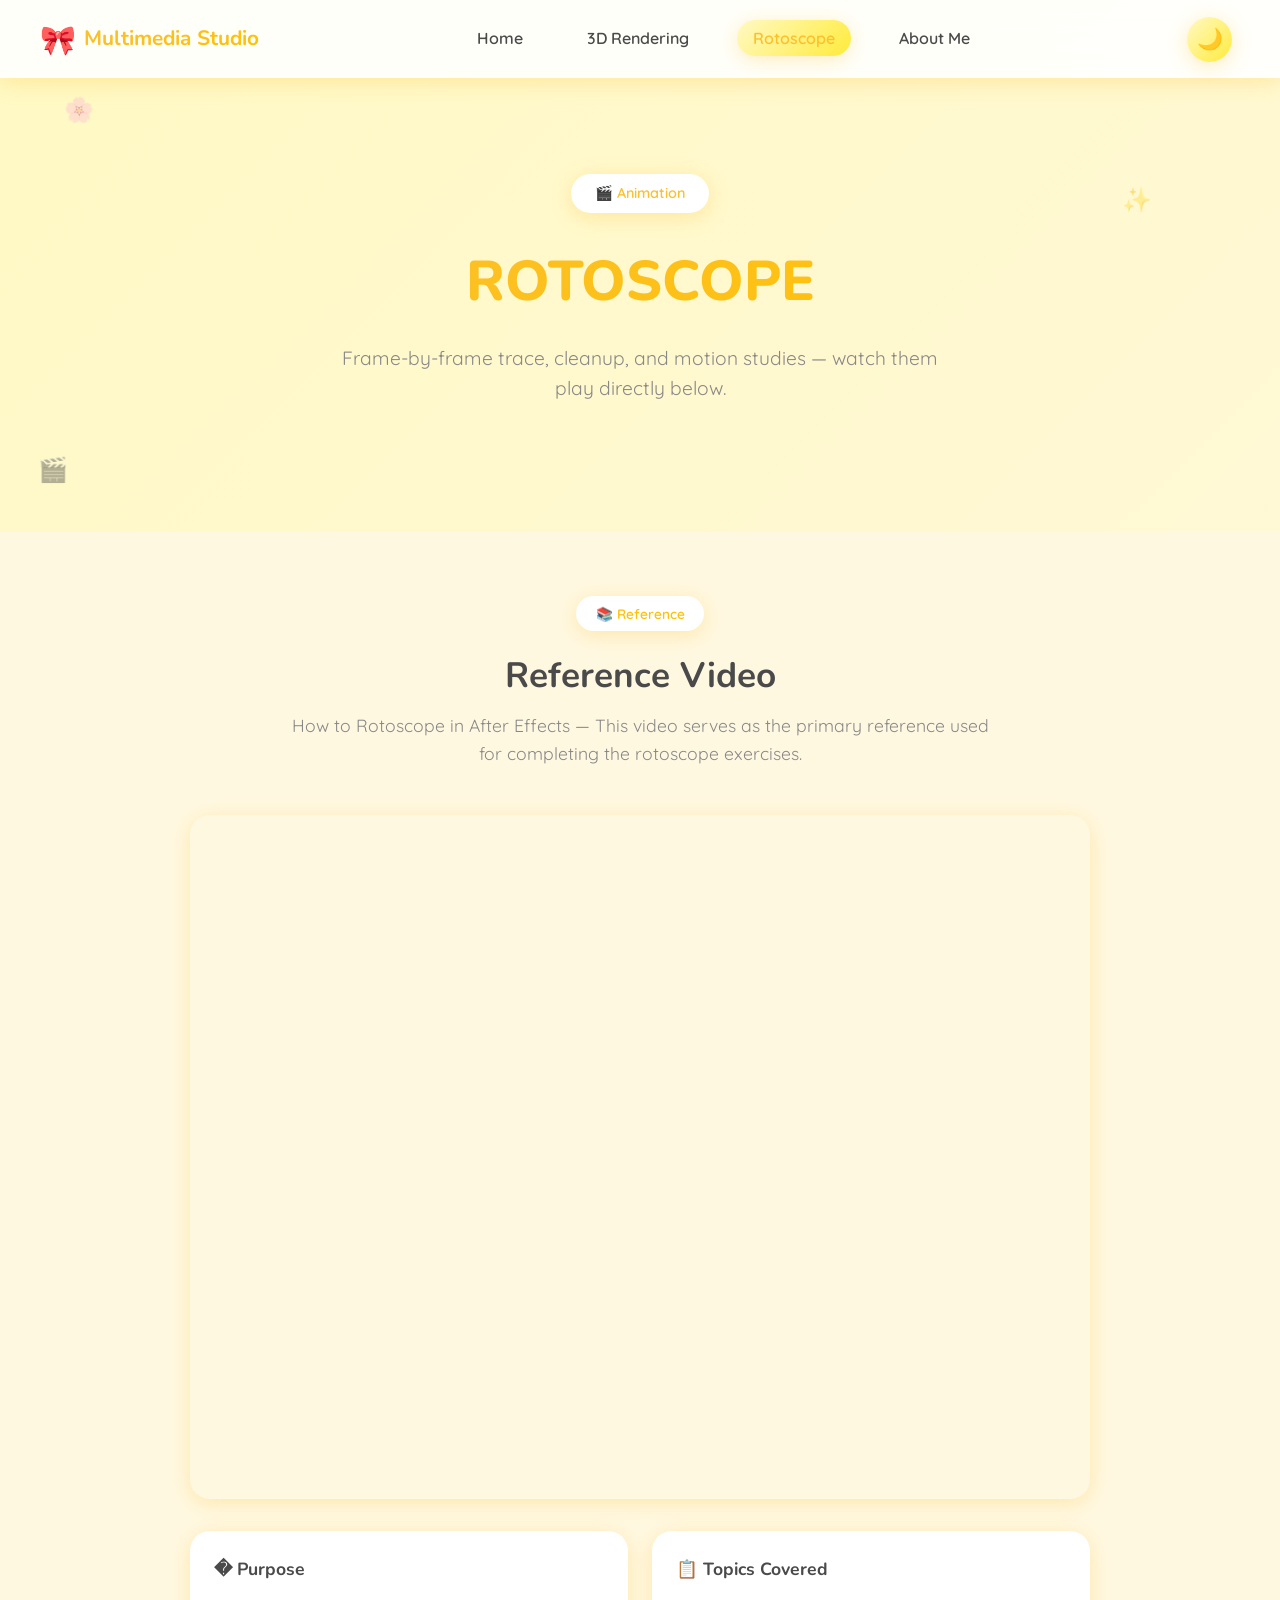
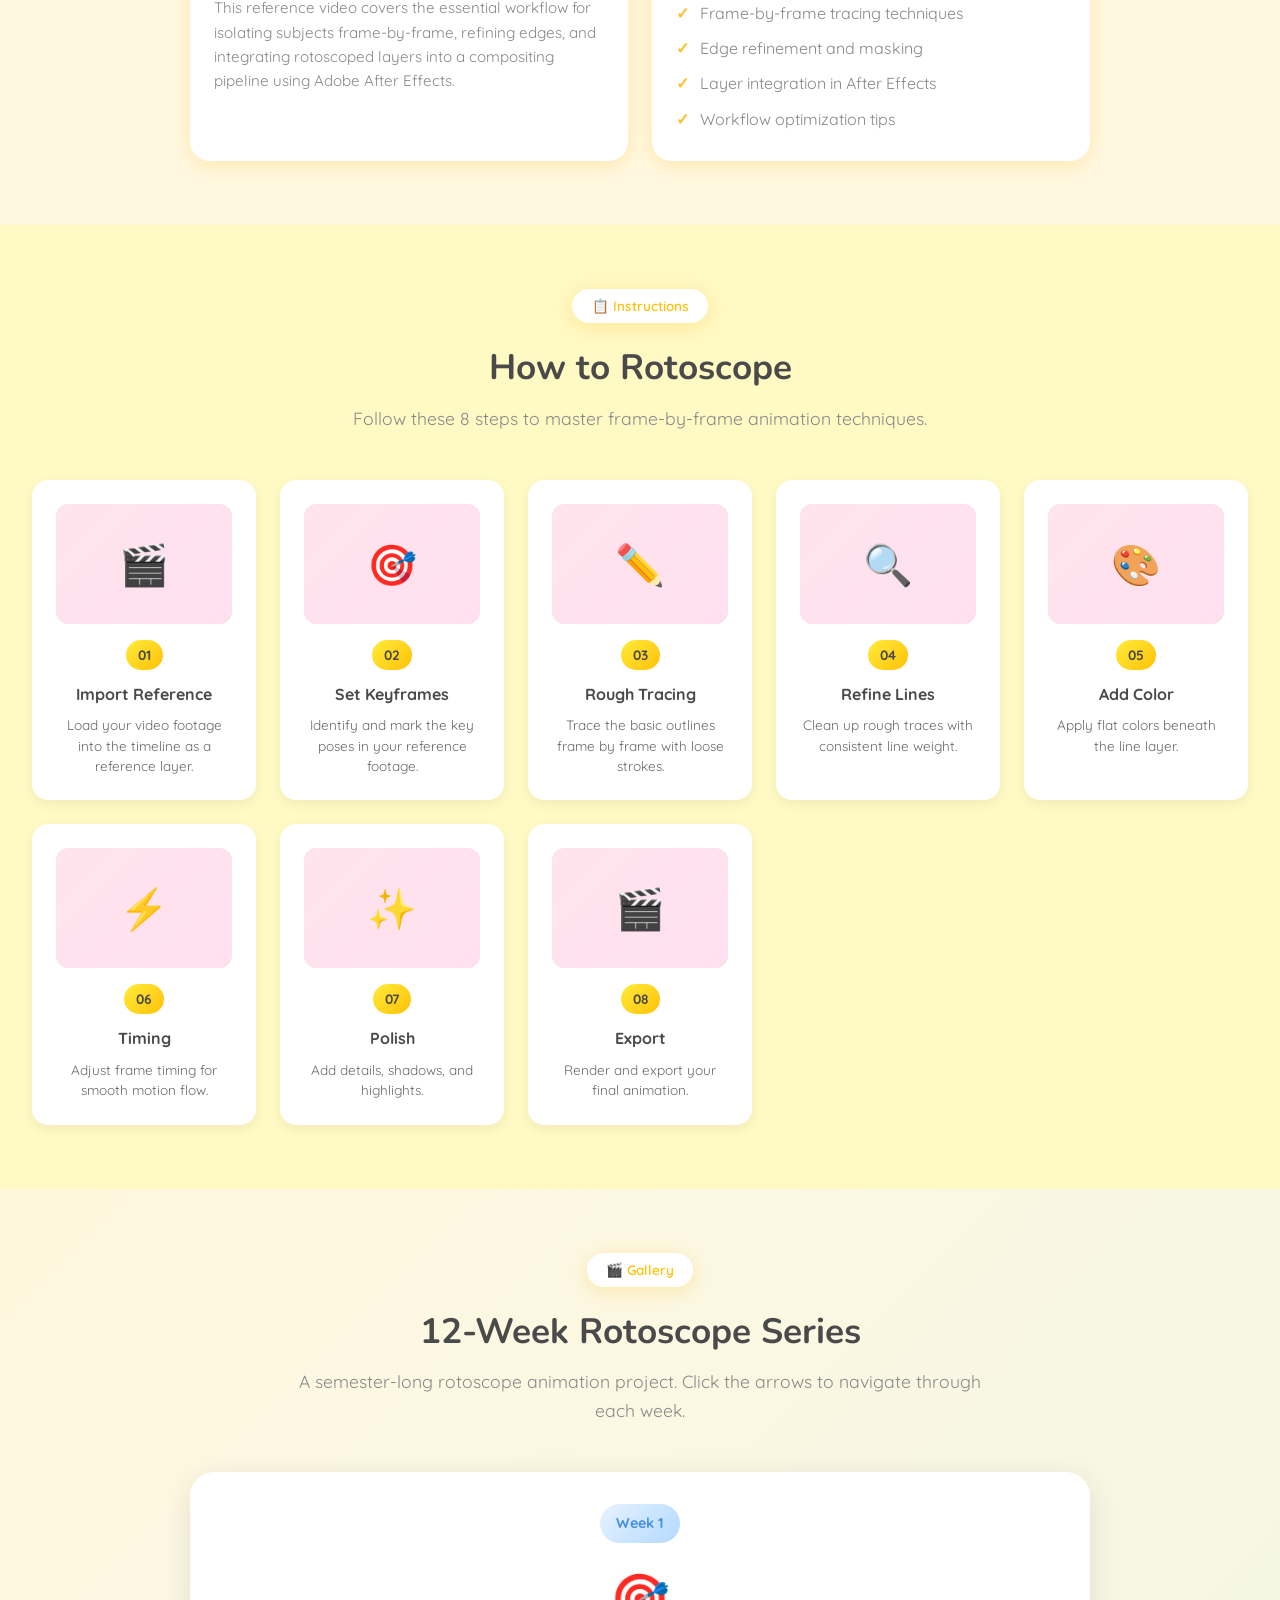
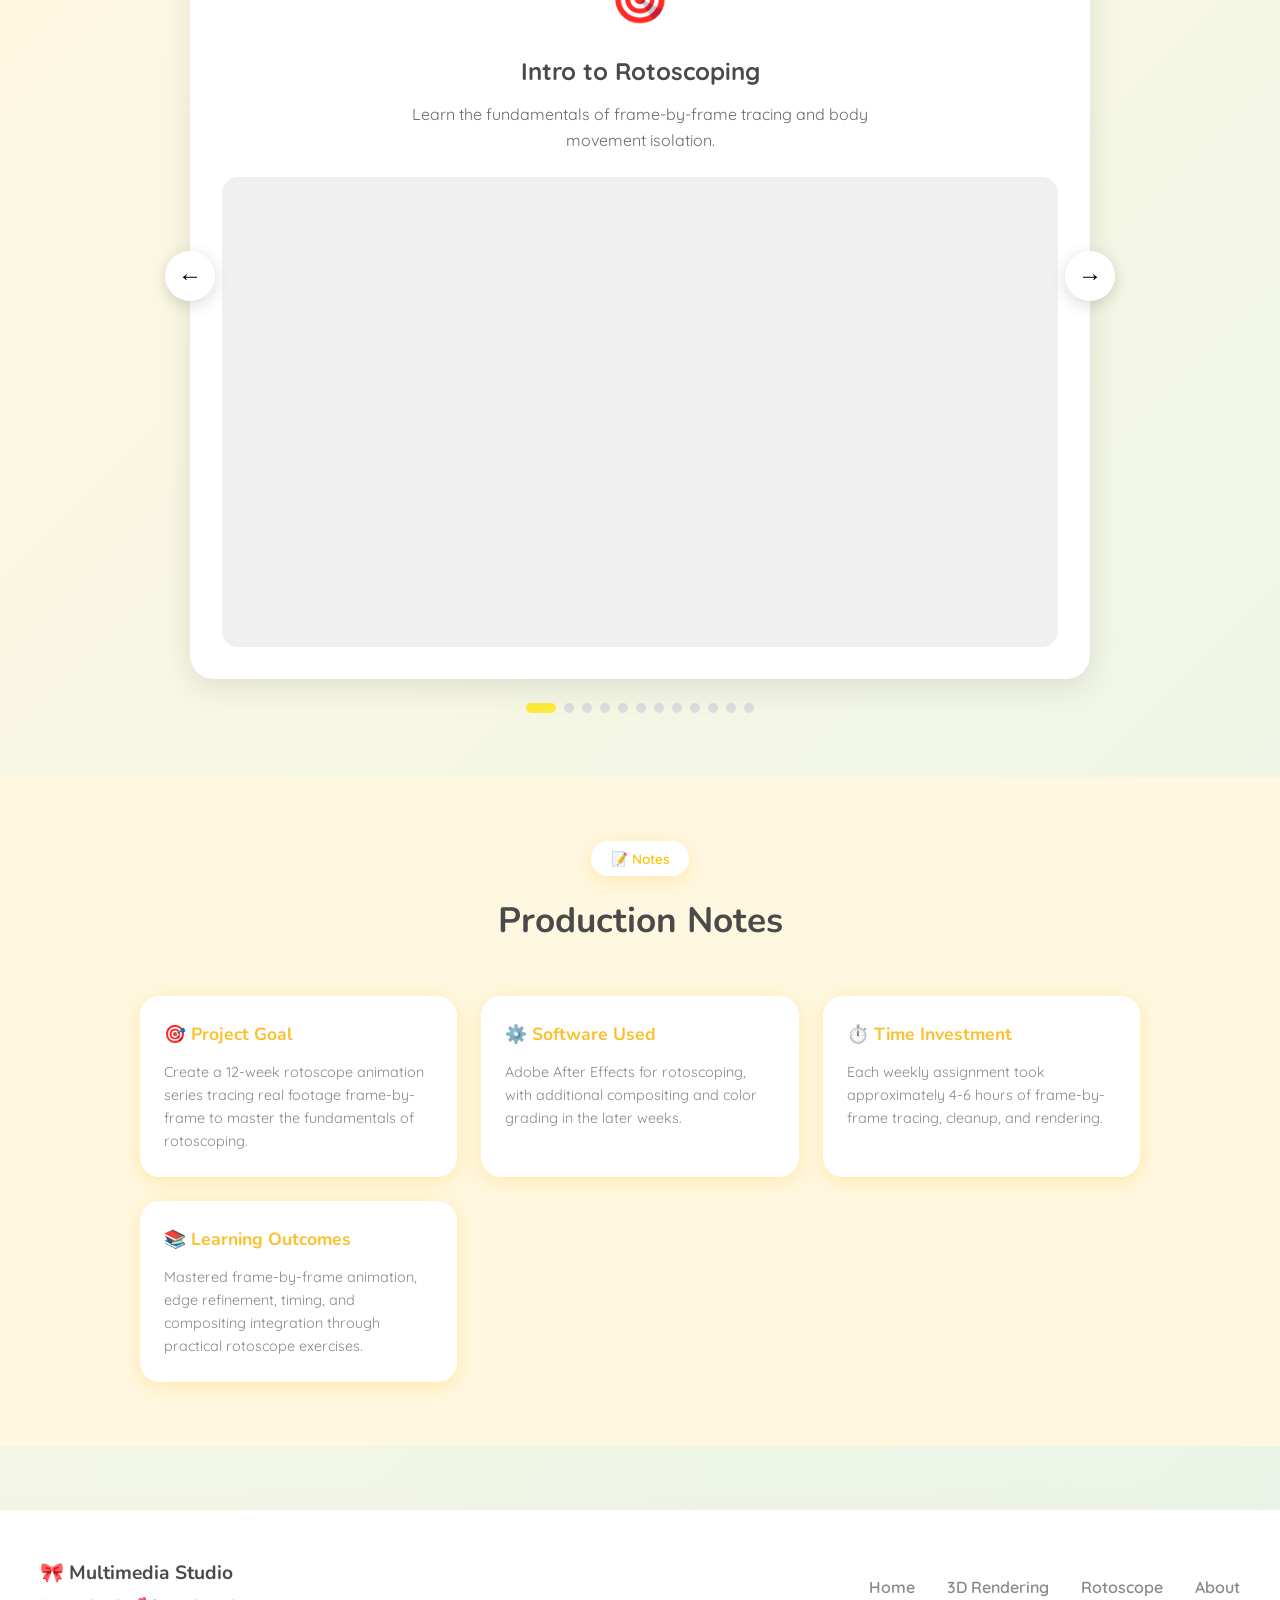
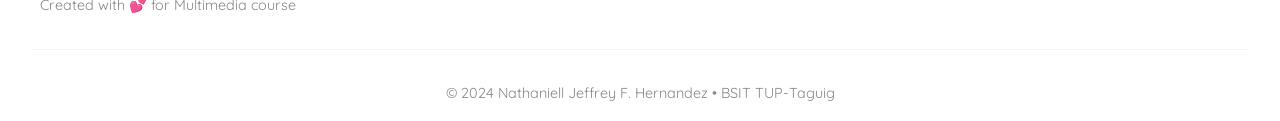
<file: multimedia/rotoscope.html>
<!DOCTYPE html>
<html lang="en">
<head>
    <meta charset="UTF-8">
    <meta name="viewport" content="width=device-width, initial-scale=1.0">
    <title>Multimedia Studio | Rotoscope</title>
    <link href="https://fonts.googleapis.com/css2?family=Nunito:wght@400;600;700;800&family=Quicksand:wght@400;500;600;700&display=swap" rel="stylesheet">
    <link rel="stylesheet" href="styles.css">
</head>
<body>
    <div class="floating-elements">
        <div class="float-item">🌸</div>
        <div class="float-item">✨</div>
        <div class="float-item">🎬</div>
        <div class="float-item">🌙</div>
        <div class="float-item">⭐</div>
    </div>

    <nav class="nav">
        <div class="nav-container">
            <a href="index.html" class="logo">
                <span class="logo-icon">🎀</span>
                <span class="logo-text">Multimedia Studio</span>
            </a>
            <ul class="nav-links">
                <li><a href="index.html" class="nav-link">Home</a></li>
                <li><a href="3d-rendering.html" class="nav-link">3D Rendering</a></li>
                <li><a href="rotoscope.html" class="nav-link active">Rotoscope</a></li>
                <li><a href="about.html" class="nav-link">About Me</a></li>
            </ul>
            <button class="theme-toggle" id="theme-toggle" title="Toggle Light/Dark Mode">
                <span class="theme-icon">🌙</span>
            </button>
            <button class="mobile-menu-btn">☰</button>
        </div>
    </nav>

    <section class="hero hero-pink">
        <div class="hero-content">
            <div class="hero-badge">🎬 Animation</div>
            <h1 class="hero-title">ROTOSCOPE</h1>
            <p class="hero-subtitle">Frame-by-frame trace, cleanup, and motion studies — watch them play directly below.</p>
        </div>
    </section>

    <!-- Reference Video Section -->
    <section class="section section-accent">
        <div class="section-header">
            <span class="section-badge">📚 Reference</span>
            <h2 class="section-title">Reference Video</h2>
            <p class="section-subtitle">How to Rotoscope in After Effects — This video serves as the primary reference used for completing the rotoscope exercises.</p>
        </div>

        <div class="video-embed-container">
            <iframe 
                src="https://www.youtube.com/embed/-Y_WnKK7KwU?si=zBO2qWF2FlRNvMmJ" 
                title="How to Rotoscope in After Effects - Reference Video"
                allow="accelerometer; autoplay; clipboard-write; encrypted-media; gyroscope; picture-in-picture" 
                allowfullscreen>
            </iframe>
        </div>

        <div class="reference-info">
            <div class="info-card">
                <h4>� Purpose</h4>
                <p>This reference video covers the essential workflow for isolating subjects frame-by-frame, refining edges, and integrating rotoscoped layers into a compositing pipeline using Adobe After Effects.</p>
            </div>
            <div class="info-card">
                <h4>📋 Topics Covered</h4>
                <ul>
                    <li>Frame-by-frame tracing techniques</li>
                    <li>Edge refinement and masking</li>
                    <li>Layer integration in After Effects</li>
                    <li>Workflow optimization tips</li>
                </ul>
            </div>
        </div>
    </section>

    <!-- Instructions Grid (8 Spaces) -->
    <section class="section section-pink">
        <div class="section-header">
            <span class="section-badge">📋 Instructions</span>
            <h2 class="section-title">How to Rotoscope</h2>
            <p class="section-subtitle">Follow these 8 steps to master frame-by-frame animation techniques.</p>
        </div>

        <div class="instructions-grid">
            <div class="instruction-card">
                <div class="instruction-image">
                    <div class="instruction-placeholder">🎬</div>
                </div>
                <div class="instruction-number">01</div>
                <h4>Import Reference</h4>
                <p>Load your video footage into the timeline as a reference layer.</p>
            </div>
            <div class="instruction-card">
                <div class="instruction-image">
                    <div class="instruction-placeholder">🎯</div>
                </div>
                <div class="instruction-number">02</div>
                <h4>Set Keyframes</h4>
                <p>Identify and mark the key poses in your reference footage.</p>
            </div>
            <div class="instruction-card">
                <div class="instruction-image">
                    <div class="instruction-placeholder">✏️</div>
                </div>
                <div class="instruction-number">03</div>
                <h4>Rough Tracing</h4>
                <p>Trace the basic outlines frame by frame with loose strokes.</p>
            </div>
            <div class="instruction-card">
                <div class="instruction-image">
                    <div class="instruction-placeholder">🔍</div>
                </div>
                <div class="instruction-number">04</div>
                <h4>Refine Lines</h4>
                <p>Clean up rough traces with consistent line weight.</p>
            </div>
            <div class="instruction-card">
                <div class="instruction-image">
                    <div class="instruction-placeholder">🎨</div>
                </div>
                <div class="instruction-number">05</div>
                <h4>Add Color</h4>
                <p>Apply flat colors beneath the line layer.</p>
            </div>
            <div class="instruction-card">
                <div class="instruction-image">
                    <div class="instruction-placeholder">⚡</div>
                </div>
                <div class="instruction-number">06</div>
                <h4>Timing</h4>
                <p>Adjust frame timing for smooth motion flow.</p>
            </div>
            <div class="instruction-card">
                <div class="instruction-image">
                    <div class="instruction-placeholder">✨</div>
                </div>
                <div class="instruction-number">07</div>
                <h4>Polish</h4>
                <p>Add details, shadows, and highlights.</p>
            </div>
            <div class="instruction-card">
                <div class="instruction-image">
                    <div class="instruction-placeholder">🎬</div>
                </div>
                <div class="instruction-number">08</div>
                <h4>Export</h4>
                <p>Render and export your final animation.</p>
            </div>
        </div>
    </section>

    <!-- 12-Week Rotoscope Carousel -->
    <section class="section">
        <div class="section-header">
            <span class="section-badge">🎬 Gallery</span>
            <h2 class="section-title">12-Week Rotoscope Series</h2>
            <p class="section-subtitle">A semester-long rotoscope animation project. Click the arrows to navigate through each week.</p>
        </div>

        <div class="carousel-container">
            <button class="carousel-arrow carousel-prev" onclick="moveCarousel(-1)">←</button>
            
            <div class="carousel-track" id="carouselTrack">
                <!-- Week 1 -->
                <div class="carousel-slide active">
                    <div class="carousel-content">
                        <div class="carousel-badge">Week 1</div>
                        <div class="carousel-icon">🎯</div>
                        <h3>Intro to Rotoscoping</h3>
                        <p>Learn the fundamentals of frame-by-frame tracing and body movement isolation.</p>
                        <div class="carousel-video">
                            <iframe src="https://www.youtube.com/embed/aMqTbmEvt1Q" title="Week 1" allowfullscreen></iframe>
                        </div>
                    </div>
                </div>
                <!-- Week 2 -->
                <div class="carousel-slide">
                    <div class="carousel-content">
                        <div class="carousel-badge">Week 2</div>
                        <div class="carousel-icon">✏️</div>
                        <h3>Line Cleanup Workflow</h3>
                        <p>Smoothing rough traces and achieving clean, consistent line weight across frames.</p>
                        <div class="carousel-video">
                            <iframe src="https://www.youtube.com/embed/b3GM4Ovwals" title="Week 2" allowfullscreen></iframe>
                        </div>
                    </div>
                </div>
                <!-- Week 3 -->
                <div class="carousel-slide">
                    <div class="carousel-content">
                        <div class="carousel-badge">Week 3</div>
                        <div class="carousel-icon">🎭</div>
                        <h3>Key Pose Blocking</h3>
                        <p>Identifying and locking down strong poses before filling in in-betweens.</p>
                        <div class="carousel-video">
                            <iframe src="https://www.youtube.com/embed/sDvKuTP-xCw" title="Week 3" allowfullscreen></iframe>
                        </div>
                    </div>
                </div>
                <!-- Week 4 -->
                <div class="carousel-slide">
                    <div class="carousel-content">
                        <div class="carousel-badge">Week 4</div>
                        <div class="carousel-icon">🌈</div>
                        <h3>Final Color Timing</h3>
                        <p>Applying flat color fills and a final timing pass over the traced sequence.</p>
                        <div class="carousel-video">
                            <iframe src="https://www.youtube.com/embed/YOUR_VIDEO_ID_4" title="Week 4" allowfullscreen></iframe>
                        </div>
                    </div>
                </div>
                <!-- Week 5 -->
                <div class="carousel-slide">
                    <div class="carousel-content">
                        <div class="carousel-badge">Week 5</div>
                        <div class="carousel-icon">🚶</div>
                        <h3>Walk Cycle Breakdown</h3>
                        <p>Breaking down a reference walk cycle frame by frame for accurate tracing.</p>
                        <div class="carousel-video">
                            <iframe src="https://www.youtube.com/embed/YOUR_VIDEO_ID_5" title="Week 5" allowfullscreen></iframe>
                        </div>
                    </div>
                </div>
                <!-- Week 6 -->
                <div class="carousel-slide">
                    <div class="carousel-content">
                        <div class="carousel-badge">Week 6</div>
                        <div class="carousel-icon">👤</div>
                        <h3>Silhouette & Shape Read</h3>
                        <p>Using strong silhouettes to guide the roto matte and shape clarity at distance.</p>
                        <div class="carousel-video">
                            <iframe src="https://www.youtube.com/embed/YOUR_VIDEO_ID_6" title="Week 6" allowfullscreen></iframe>
                        </div>
                    </div>
                </div>
                <!-- Week 7 -->
                <div class="carousel-slide">
                    <div class="carousel-content">
                        <div class="carousel-badge">Week 7</div>
                        <div class="carousel-icon">⚙️</div>
                        <h3>Software Pipeline Overview</h3>
                        <p>A quick tour of the tools used in a rotoscope production pipeline.</p>
                        <div class="carousel-video">
                            <iframe src="https://www.youtube.com/embed/YOUR_VIDEO_ID_7" title="Week 7" allowfullscreen></iframe>
                        </div>
                    </div>
                </div>
                <!-- Week 8 -->
                <div class="carousel-slide">
                    <div class="carousel-content">
                        <div class="carousel-badge">Week 8</div>
                        <div class="carousel-icon">💇</div>
                        <h3>Roto on Hair & Fur</h3>
                        <p>Techniques for handling complex, fine-detail areas like hair and clothing edges.</p>
                        <div class="carousel-video">
                            <iframe src="https://www.youtube.com/embed/YOUR_VIDEO_ID_8" title="Week 8" allowfullscreen></iframe>
                        </div>
                    </div>
                </div>
                <!-- Week 9 -->
                <div class="carousel-slide">
                    <div class="carousel-content">
                        <div class="carousel-badge">Week 9</div>
                        <div class="carousel-icon">⏱️</div>
                        <h3>Speed Ramping in Roto</h3>
                        <p>How changing frame rates and speed ramps affect rotoscope timing and holds.</p>
                        <div class="carousel-video">
                            <iframe src="https://www.youtube.com/embed/YOUR_VIDEO_ID_9" title="Week 9" allowfullscreen></iframe>
                        </div>
                    </div>
                </div>
                <!-- Week 10 -->
                <div class="carousel-slide">
                    <div class="carousel-content">
                        <div class="carousel-badge">Week 10</div>
                        <div class="carousel-icon">🎬</div>
                        <h3>Integrating Roto into Comp</h3>
                        <p>Passing roto mattes downstream into a compositing pipeline cleanly.</p>
                        <div class="carousel-video">
                            <iframe src="https://www.youtube.com/embed/YOUR_VIDEO_ID_10" title="Week 10" allowfullscreen></iframe>
                        </div>
                    </div>
                </div>
                <!-- Week 11 -->
                <div class="carousel-slide">
                    <div class="carousel-content">
                        <div class="carousel-badge">Week 11</div>
                        <div class="carousel-icon">🔄</div>
                        <h3>Before & After Comparison</h3>
                        <p>Side-by-side of raw footage versus finished rotoscoped output.</p>
                        <div class="carousel-video">
                            <iframe src="https://www.youtube.com/embed/YOUR_VIDEO_ID_11" title="Week 11" allowfullscreen></iframe>
                        </div>
                    </div>
                </div>
                <!-- Week 12 -->
                <div class="carousel-slide">
                    <div class="carousel-content">
                        <div class="carousel-badge">Week 12</div>
                        <div class="carousel-icon">🎥</div>
                        <h3>Full Reel Showreel</h3>
                        <p>A compiled showreel of rotoscope work across multiple productions.</p>
                        <div class="carousel-video">
                            <iframe src="https://www.youtube.com/embed/YOUR_VIDEO_ID_12" title="Week 12" allowfullscreen></iframe>
                        </div>
                    </div>
                </div>
            </div>
            
            <button class="carousel-arrow carousel-next" onclick="moveCarousel(1)">→</button>
        </div>
        
        <div class="carousel-indicators" id="carouselIndicators">
            <span class="indicator active" onclick="goToSlide(0)"></span>
            <span class="indicator" onclick="goToSlide(1)"></span>
            <span class="indicator" onclick="goToSlide(2)"></span>
            <span class="indicator" onclick="goToSlide(3)"></span>
            <span class="indicator" onclick="goToSlide(4)"></span>
            <span class="indicator" onclick="goToSlide(5)"></span>
            <span class="indicator" onclick="goToSlide(6)"></span>
            <span class="indicator" onclick="goToSlide(7)"></span>
            <span class="indicator" onclick="goToSlide(8)"></span>
            <span class="indicator" onclick="goToSlide(9)"></span>
            <span class="indicator" onclick="goToSlide(10)"></span>
            <span class="indicator" onclick="goToSlide(11)"></span>
        </div>
    </section>

    <!-- Production Notes -->
    <section class="section section-accent">
        <div class="section-header">
            <span class="section-badge">📝 Notes</span>
            <h2 class="section-title">Production Notes</h2>
        </div>

        <div class="notes-grid">
            <div class="note-card">
                <h4>🎯 Project Goal</h4>
                <p>Create a 12-week rotoscope animation series tracing real footage frame-by-frame to master the fundamentals of rotoscoping.</p>
            </div>
            <div class="note-card">
                <h4>⚙️ Software Used</h4>
                <p>Adobe After Effects for rotoscoping, with additional compositing and color grading in the later weeks.</p>
            </div>
            <div class="note-card">
                <h4>⏱️ Time Investment</h4>
                <p>Each weekly assignment took approximately 4-6 hours of frame-by-frame tracing, cleanup, and rendering.</p>
            </div>
            <div class="note-card">
                <h4>📚 Learning Outcomes</h4>
                <p>Mastered frame-by-frame animation, edge refinement, timing, and compositing integration through practical rotoscope exercises.</p>
            </div>
        </div>
    </section>

    <footer class="footer">
        <div class="footer-content">
            <div class="footer-brand">
                <span class="footer-logo">🎀 Multimedia Studio</span>
                <p>Created with 💕 for Multimedia course</p>
            </div>
            <div class="footer-links">
                <a href="index.html">Home</a>
                <a href="3d-rendering.html">3D Rendering</a>
                <a href="rotoscope.html">Rotoscope</a>
                <a href="about.html">About</a>
            </div>
        </div>
        <div class="footer-bottom">
            <p>© 2024 Nathaniell Jeffrey F. Hernandez • BSIT TUP-Taguig</p>
        </div>
    </footer>

    <script src="script.js"></script>
    <script>
        let currentSlide = 0;
        const slides = document.querySelectorAll('.carousel-slide');
        const indicators = document.querySelectorAll('.indicator');
        const totalSlides = slides.length;

        function showSlide(index) {
            slides.forEach((slide, i) => {
                slide.classList.remove('active');
                indicators[i].classList.remove('active');
                if (i === index) {
                    slide.classList.add('active');
                    indicators[i].classList.add('active');
                }
            });
        }

        function moveCarousel(direction) {
            currentSlide += direction;
            if (currentSlide < 0) currentSlide = totalSlides - 1;
            if (currentSlide >= totalSlides) currentSlide = 0;
            showSlide(currentSlide);
        }

        function goToSlide(index) {
            currentSlide = index;
            showSlide(currentSlide);
        }
    </script>
</body>
</html>
</file>
<file: multimedia/styles.css>
/* ===== CSS VARIABLES ===== */
:root {
    /* Light Mode - Pastel Yellow Palette */
    --primary-light: #FFF9C4;
    --primary-medium: #FFEB3B;
    --primary-dark: #FBC02D;
    --accent-light: #FFF8E1;
    --accent-medium: #FFE082;
    --accent-dark: #FFC107;
    --secondary-light: #E8F5E9;
    --secondary-medium: #C8E6C9;
    --cream: #FFFBF0;
    --white: #FFFFFF;
    --text-dark: #4A4A4A;
    --text-muted: #888888;
    --bg-body: linear-gradient(135deg, #FFF9C4 0%, #FFF8E1 50%, #E8F5E9 100%);
    --shadow-soft: 0 4px 20px rgba(251, 192, 45, 0.3);
    --shadow-medium: 0 8px 30px rgba(255, 193, 7, 0.2);
    --gradient-primary: linear-gradient(135deg, #FFF9C4 0%, #FFEB3B 100%);
    --gradient-accent: linear-gradient(135deg, #FFF8E1 0%, #FFE082 100%);
    --gradient-mixed: linear-gradient(135deg, #FFF9C4 0%, #FFF8E1 50%, #E8F5E9 100%);
    --card-bg: #FFFFFF;
    --nav-bg: rgba(255, 255, 255, 0.9);
}

/* Dark Mode */
[data-theme="dark"] {
    --primary-light: #3D3D00;
    --primary-medium: #5C5C00;
    --primary-dark: #FBC02D;
    --accent-light: #2D2D1A;
    --accent-medium: #4A4A2A;
    --accent-dark: #FFE082;
    --secondary-light: #1A2D1A;
    --secondary-medium: #2A4A2A;
    --cream: #1A1A1A;
    --white: #2D2D2D;
    --text-dark: #F5F5F5;
    --text-muted: #AAAAAA;
    --bg-body: linear-gradient(135deg, #1A1A0A 0%, #2D2D1A 50%, #1A2D1A 100%);
    --shadow-soft: 0 4px 20px rgba(0, 0, 0, 0.5);
    --shadow-medium: 0 8px 30px rgba(0, 0, 0, 0.7);
    --gradient-primary: linear-gradient(135deg, #3D3D00 0%, #5C5C00 100%);
    --gradient-accent: linear-gradient(135deg, #2D2D1A 0%, #4A4A2A 100%);
    --gradient-mixed: linear-gradient(135deg, #1A1A0A 0%, #2D2D1A 50%, #1A2D1A 100%);
    --card-bg: #2D2D2D;
    --nav-bg: rgba(45, 45, 45, 0.95);
}

/* ===== RESET & BASE ===== */
* {
    margin: 0;
    padding: 0;
    box-sizing: border-box;
}

html {
    scroll-behavior: smooth;
}

body {
    font-family: 'Quicksand', 'Nunito', sans-serif;
    background: var(--bg-body);
    color: var(--text-dark);
    line-height: 1.6;
    overflow-x: hidden;
    min-height: 100vh;
    transition: background 0.3s ease, color 0.3s ease;
}

/* ===== FLOATING ELEMENTS ===== */
.floating-elements {
    position: fixed;
    top: 0;
    left: 0;
    width: 100%;
    height: 100%;
    pointer-events: none;
    z-index: 1;
    overflow: hidden;
}

.float-item {
    position: absolute;
    font-size: 1.5rem;
    opacity: 0.4;
    animation: float 15s infinite ease-in-out;
}

.float-item:nth-child(1) { top: 10%; left: 5%; animation-delay: 0s; }
.float-item:nth-child(2) { top: 20%; right: 10%; animation-delay: 2s; }
.float-item:nth-child(3) { top: 50%; left: 3%; animation-delay: 4s; }
.float-item:nth-child(4) { top: 70%; right: 5%; animation-delay: 1s; }
.float-item:nth-child(5) { top: 85%; left: 15%; animation-delay: 3s; }

@keyframes float {
    0%, 100% { transform: translateY(0) rotate(0deg); }
    50% { transform: translateY(-20px) rotate(10deg); }
}

/* ===== NAVIGATION ===== */
.nav {
    position: sticky;
    top: 0;
    background: var(--nav-bg);
    backdrop-filter: blur(20px);
    padding: 1rem 2rem;
    z-index: 1000;
    box-shadow: var(--shadow-soft);
    transition: background 0.3s ease;
}

/* ===== THEME TOGGLE ===== */
.theme-toggle {
    background: var(--gradient-primary);
    border: none;
    border-radius: 50%;
    width: 45px;
    height: 45px;
    cursor: pointer;
    font-size: 1.3rem;
    display: flex;
    align-items: center;
    justify-content: center;
    box-shadow: var(--shadow-soft);
    transition: all 0.3s ease;
    margin-right: 0.5rem;
}

.theme-toggle:hover {
    transform: scale(1.1) rotate(15deg);
    box-shadow: var(--shadow-medium);
}

[data-theme="dark"] .theme-toggle {
    background: linear-gradient(135deg, #5C5C00, #FBC02D);
}

.nav-container {
    max-width: 1200px;
    margin: 0 auto;
    display: flex;
    justify-content: space-between;
    align-items: center;
}

.logo {
    display: flex;
    align-items: center;
    gap: 0.5rem;
    text-decoration: none;
    color: var(--text-dark);
}

.logo-icon {
    font-size: 1.8rem;
}

.logo-text {
    font-family: 'Nunito', sans-serif;
    font-weight: 700;
    font-size: 1.3rem;
    background: linear-gradient(135deg, var(--primary-dark), var(--accent-dark));
    -webkit-background-clip: text;
    -webkit-text-fill-color: transparent;
    background-clip: text;
}

.nav-links {
    display: flex;
    list-style: none;
    gap: 2rem;
}

.nav-link {
    text-decoration: none;
    color: var(--text-dark);
    font-weight: 600;
    padding: 0.5rem 1rem;
    border-radius: 20px;
    transition: all 0.3s ease;
    position: relative;
}

.nav-link:hover,
.nav-link.active {
    background: var(--gradient-primary);
    color: var(--primary-dark);
    box-shadow: var(--shadow-soft);
}

.mobile-menu-btn {
    display: none;
    background: none;
    border: none;
    font-size: 1.5rem;
    cursor: pointer;
}

/* ===== HERO SECTION ===== */
.hero {
    position: relative;
    padding: 6rem 2rem;
    text-align: center;
    overflow: hidden;
    z-index: 2;
}

.hero-content {
    max-width: 800px;
    margin: 0 auto;
}

.hero-badge {
    display: inline-block;
    background: var(--white);
    padding: 0.5rem 1.5rem;
    border-radius: 30px;
    font-weight: 600;
    font-size: 0.9rem;
    color: var(--primary-dark);
    box-shadow: var(--shadow-soft);
    margin-bottom: 1.5rem;
}

.hero-title {
    font-family: 'Nunito', sans-serif;
    font-size: 3.5rem;
    font-weight: 800;
    margin-bottom: 1rem;
    background: linear-gradient(135deg, var(--primary-dark), var(--accent-dark));
    -webkit-background-clip: text;
    -webkit-text-fill-color: transparent;
    background-clip: text;
}

.hero-subtitle {
    font-size: 1.2rem;
    color: var(--text-muted);
    max-width: 600px;
    margin: 0 auto 2rem;
}

.hero-buttons {
    display: flex;
    gap: 1rem;
    justify-content: center;
    flex-wrap: wrap;
}

.hero-purple {
    background: linear-gradient(135deg, var(--accent-light) 0%, var(--primary-light) 100%);
}

.hero-pink {
    background: linear-gradient(135deg, var(--primary-light) 0%, var(--peach) 100%);
}

/* ===== BUTTONS ===== */
.btn {
    display: inline-flex;
    align-items: center;
    gap: 0.5rem;
    padding: 1rem 2rem;
    border-radius: 30px;
    text-decoration: none;
    font-weight: 700;
    transition: all 0.3s ease;
    border: none;
    cursor: pointer;
    font-family: inherit;
    font-size: 1rem;
}

.btn-primary {
    background: linear-gradient(135deg, var(--primary-dark), var(--accent-dark));
    color: var(--white);
    box-shadow: var(--shadow-soft);
}

.btn-primary:hover {
    transform: translateY(-3px);
    box-shadow: var(--shadow-medium);
}

.btn-secondary {
    background: var(--white);
    color: var(--primary-dark);
    border: 2px solid var(--primary-medium);
}

.btn-secondary:hover {
    background: var(--primary-light);
    transform: translateY(-3px);
}

/* ===== SECTIONS ===== */
.section {
    padding: 4rem 2rem;
    position: relative;
    z-index: 2;
}

.section-pink {
    background: var(--primary-light);
}

.section-purple {
    background: var(--accent-light);
}

.section-header {
    text-align: center;
    max-width: 700px;
    margin: 0 auto 3rem;
}

.section-badge {
    display: inline-block;
    background: var(--white);
    padding: 0.4rem 1.2rem;
    border-radius: 20px;
    font-size: 0.85rem;
    font-weight: 600;
    color: var(--accent-dark);
    box-shadow: var(--shadow-soft);
    margin-bottom: 1rem;
}

.section-title {
    font-family: 'Nunito', sans-serif;
    font-size: 2.2rem;
    font-weight: 700;
    margin-bottom: 0.5rem;
    color: var(--text-dark);
}

.section-subtitle {
    color: var(--text-muted);
    font-size: 1.1rem;
}

/* ===== CARDS ===== */
.cards-grid {
    display: grid;
    grid-template-columns: repeat(auto-fit, minmax(350px, 1fr));
    gap: 2rem;
    max-width: 1200px;
    margin: 0 auto;
}

.card {
    background: var(--white);
    border-radius: 25px;
    overflow: hidden;
    box-shadow: var(--shadow-soft);
    transition: all 0.3s ease;
}

.card:hover {
    transform: translateY(-10px);
    box-shadow: var(--shadow-medium);
}

.card-image {
    background: var(--gradient-primary);
    padding: 3rem;
    text-align: center;
    position: relative;
}

.card-icon-large {
    font-size: 4rem;
}

.card-badges {
    position: absolute;
    bottom: 1rem;
    left: 1rem;
    display: flex;
    gap: 0.5rem;
}

.card-badge {
    background: var(--white);
    padding: 0.3rem 0.8rem;
    border-radius: 15px;
    font-size: 0.75rem;
    font-weight: 600;
    color: var(--primary-dark);
}

.card-content {
    padding: 2rem;
}

.card-title {
    font-family: 'Nunito', sans-serif;
    font-size: 1.4rem;
    font-weight: 700;
    margin-bottom: 0.8rem;
    color: var(--text-dark);
}

.card-desc {
    color: var(--text-muted);
    margin-bottom: 1.5rem;
    line-height: 1.7;
}

.card-link {
    display: inline-flex;
    align-items: center;
    gap: 0.5rem;
    color: var(--primary-dark);
    text-decoration: none;
    font-weight: 700;
    transition: gap 0.3s ease;
}

.card-link:hover {
    gap: 1rem;
}

/* ===== QUICK LINKS ===== */
.quick-links {
    display: grid;
    grid-template-columns: repeat(auto-fit, minmax(250px, 1fr));
    gap: 1.5rem;
    max-width: 1000px;
    margin: 0 auto;
}

.quick-link {
    display: flex;
    align-items: center;
    gap: 1rem;
    background: var(--white);
    padding: 1.5rem;
    border-radius: 20px;
    text-decoration: none;
    box-shadow: var(--shadow-soft);
    transition: all 0.3s ease;
}

.quick-link:hover {
    transform: translateX(5px);
    box-shadow: var(--shadow-medium);
}

.quick-link-icon {
    font-size: 2rem;
}

.quick-link-content h4 {
    font-family: 'Nunito', sans-serif;
    color: var(--text-dark);
    margin-bottom: 0.2rem;
}

.quick-link-content p {
    font-size: 0.9rem;
    color: var(--text-muted);
}

/* ===== QUICK NAV ===== */
.quick-nav {
    background: var(--white);
    padding: 1rem 2rem;
    position: sticky;
    top: 70px;
    z-index: 100;
    box-shadow: 0 2px 10px rgba(0,0,0,0.05);
}

.quick-nav-container {
    max-width: 1200px;
    margin: 0 auto;
    display: flex;
    gap: 1rem;
    overflow-x: auto;
    padding-bottom: 0.5rem;
}

.quick-nav-link {
    white-space: nowrap;
    text-decoration: none;
    color: var(--text-muted);
    font-weight: 600;
    padding: 0.5rem 1rem;
    border-radius: 20px;
    transition: all 0.3s ease;
}

.quick-nav-link:hover {
    background: var(--primary-light);
    color: var(--primary-dark);
}

/* ===== TIMELINE ===== */
.timeline {
    max-width: 800px;
    margin: 0 auto;
}

.timeline-item {
    display: flex;
    gap: 2rem;
    margin-bottom: 2rem;
    position: relative;
}

.timeline-number {
    flex-shrink: 0;
    width: 50px;
    height: 50px;
    background: linear-gradient(135deg, var(--primary-dark), var(--accent-dark));
    color: var(--white);
    border-radius: 50%;
    display: flex;
    align-items: center;
    justify-content: center;
    font-weight: 700;
    font-size: 1.2rem;
}

.timeline-content {
    background: var(--white);
    padding: 1.5rem 2rem;
    border-radius: 20px;
    box-shadow: var(--shadow-soft);
    flex: 1;
}

.timeline-content h3 {
    font-family: 'Nunito', sans-serif;
    font-size: 1.2rem;
    margin-bottom: 0.5rem;
    color: var(--text-dark);
}

.timeline-content p {
    color: var(--text-muted);
    font-size: 0.95rem;
}

/* ===== SPECS GRID ===== */
.specs-grid {
    display: grid;
    grid-template-columns: repeat(auto-fit, minmax(150px, 1fr));
    gap: 1.5rem;
    max-width: 800px;
    margin: 0 auto;
}

.spec-card {
    background: var(--white);
    padding: 1.5rem;
    border-radius: 20px;
    text-align: center;
    box-shadow: var(--shadow-soft);
    transition: all 0.3s ease;
}

.spec-card:hover {
    transform: translateY(-5px);
    box-shadow: var(--shadow-medium);
}

.spec-icon {
    font-size: 2rem;
    margin-bottom: 0.5rem;
}

.spec-card h4 {
    font-family: 'Nunito', sans-serif;
    font-size: 0.9rem;
    color: var(--text-muted);
    margin-bottom: 0.3rem;
}

.spec-card p {
    font-weight: 700;
    color: var(--primary-dark);
    font-size: 0.95rem;
}

/* ===== NOTES CARD ===== */
.notes-card {
    background: var(--white);
    border-radius: 25px;
    padding: 2.5rem;
    max-width: 800px;
    margin: 0 auto;
    box-shadow: var(--shadow-soft);
}

.note-item {
    margin-bottom: 1.5rem;
    padding-bottom: 1.5rem;
    border-bottom: 1px solid var(--primary-light);
}

.note-item:last-child {
    margin-bottom: 0;
    padding-bottom: 0;
    border-bottom: none;
}

.note-item h4 {
    font-family: 'Nunito', sans-serif;
    margin-bottom: 0.5rem;
    color: var(--text-dark);
}

.note-item p {
    color: var(--text-muted);
    line-height: 1.7;
}

/* ===== CALCULATOR ===== */
.calculator-card {
    background: var(--white);
    border-radius: 25px;
    padding: 2.5rem;
    max-width: 700px;
    margin: 0 auto;
    box-shadow: var(--shadow-soft);
}

.calc-input-group {
    text-align: center;
    margin-bottom: 2rem;
}

.calc-input-group label {
    display: block;
    font-weight: 700;
    margin-bottom: 1rem;
    font-size: 1.2rem;
    color: var(--text-dark);
}

.calc-input-group input {
    width: 200px;
    padding: 1rem;
    border: 2px solid var(--primary-medium);
    border-radius: 15px;
    font-size: 1.2rem;
    text-align: center;
    font-family: inherit;
    margin-bottom: 1rem;
}

.calc-input-group input:focus {
    outline: none;
    border-color: var(--primary-dark);
    box-shadow: 0 0 0 3px rgba(251, 192, 45, 0.3);
}

.age-results {
    display: grid;
    grid-template-columns: repeat(auto-fit, minmax(140px, 1fr));
    gap: 1rem;
}

.planet-age-item {
    background: var(--primary-light);
    padding: 1rem;
    border-radius: 15px;
    text-align: center;
    transition: all 0.3s ease;
}

.planet-age-item:hover {
    transform: scale(1.05);
}

.planet-icon {
    font-size: 2rem;
    margin-bottom: 0.3rem;
}

.planet-info h4 {
    font-size: 0.9rem;
    color: var(--text-dark);
}

.planet-years {
    font-weight: 700;
    color: var(--primary-dark);
    font-size: 1.1rem;
}

/* ===== PLANETS GRID ===== */
.planets-grid {
    display: grid;
    grid-template-columns: repeat(auto-fit, minmax(200px, 1fr));
    gap: 1.5rem;
    max-width: 1000px;
    margin: 0 auto;
}

.planet-card {
    background: var(--white);
    padding: 1.5rem;
    border-radius: 20px;
    text-align: center;
    box-shadow: var(--shadow-soft);
    transition: all 0.3s ease;
}

.planet-card:hover {
    transform: translateY(-5px);
    box-shadow: var(--shadow-medium);
}

.planet-visual {
    width: 80px;
    height: 80px;
    border-radius: 50%;
    margin: 0 auto 1rem;
    display: flex;
    align-items: center;
    justify-content: center;
    font-size: 2rem;
    box-shadow: 0 4px 15px rgba(0,0,0,0.1);
}

.planet-card h4 {
    font-family: 'Nunito', sans-serif;
    margin-bottom: 0.5rem;
    color: var(--text-dark);
}

.planet-card p {
    font-size: 0.85rem;
    color: var(--text-muted);
    line-height: 1.5;
}

/* ===== VIDEOS GRID ===== */
.videos-grid {
    display: grid;
    grid-template-columns: repeat(auto-fit, minmax(280px, 1fr));
    gap: 1.5rem;
    max-width: 1200px;
    margin: 0 auto;
}

.video-card {
    background: var(--white);
    border-radius: 20px;
    padding: 1.5rem;
    box-shadow: var(--shadow-soft);
    transition: all 0.3s ease;
    position: relative;
}

.video-card:hover {
    transform: translateY(-5px);
    box-shadow: var(--shadow-medium);
}

.video-badge {
    position: absolute;
    top: -10px;
    right: 15px;
    background: linear-gradient(135deg, var(--primary-dark), var(--accent-dark));
    color: var(--white);
    padding: 0.3rem 0.8rem;
    border-radius: 15px;
    font-size: 0.75rem;
    font-weight: 700;
}

.video-icon {
    font-size: 2.5rem;
    margin-bottom: 0.5rem;
}

.video-card h3 {
    font-family: 'Nunito', sans-serif;
    font-size: 1.1rem;
    margin-bottom: 0.5rem;
    color: var(--text-dark);
}

.video-card p {
    font-size: 0.9rem;
    color: var(--text-muted);
    margin-bottom: 1rem;
}

.video-placeholder {
    background: var(--primary-light);
    border-radius: 15px;
    padding: 2rem;
    text-align: center;
}

.video-placeholder span {
    font-size: 2rem;
    display: block;
    margin-bottom: 0.5rem;
}

.video-placeholder p {
    font-size: 0.8rem;
    margin: 0;
}

.video-container {
    max-width: 800px;
    margin: 0 auto;
    position: relative;
    padding-bottom: 56.25%;
    height: 0;
    overflow: hidden;
    border-radius: 20px;
    box-shadow: var(--shadow-soft);
}

.video-container iframe {
    position: absolute;
    top: 0;
    left: 0;
    width: 100%;
    height: 100%;
    border: none;
    border-radius: 20px;
}

/* ===== TOOLS GRID ===== */
.tools-grid {
    display: grid;
    grid-template-columns: repeat(auto-fit, minmax(280px, 1fr));
    gap: 1.5rem;
    max-width: 1000px;
    margin: 0 auto;
}

.tool-card {
    background: var(--white);
    padding: 1.5rem;
    border-radius: 20px;
    box-shadow: var(--shadow-soft);
    transition: all 0.3s ease;
}

.tool-card:hover {
    transform: translateY(-5px);
    box-shadow: var(--shadow-medium);
}

.tool-icon {
    font-size: 2.5rem;
    margin-bottom: 0.5rem;
}

.tool-card h4 {
    font-family: 'Nunito', sans-serif;
    font-size: 1.1rem;
    margin-bottom: 0.5rem;
    color: var(--text-dark);
}

.tool-card p {
    font-size: 0.9rem;
    color: var(--text-muted);
    line-height: 1.6;
}

/* ===== PORTFOLIO CARDS ===== */
.portfolio-cards {
    display: grid;
    grid-template-columns: repeat(auto-fit, minmax(400px, 1fr));
    gap: 2rem;
    max-width: 1000px;
    margin: 0 auto;
}

.portfolio-card {
    background: var(--white);
    padding: 2rem;
    border-radius: 25px;
    text-decoration: none;
    color: inherit;
    box-shadow: var(--shadow-soft);
    transition: all 0.3s ease;
}

.portfolio-card:hover {
    transform: translateY(-5px);
    box-shadow: var(--shadow-medium);
}

.portfolio-icon {
    font-size: 3rem;
    margin-bottom: 0.5rem;
}

.portfolio-card h3 {
    font-size: 0.9rem;
    color: var(--primary-dark);
    font-weight: 700;
    margin-bottom: 0.3rem;
}

.portfolio-card h4 {
    font-family: 'Nunito', sans-serif;
    font-size: 1.2rem;
    margin-bottom: 0.5rem;
    color: var(--text-dark);
}

.portfolio-card p {
    color: var(--text-muted);
    font-size: 0.95rem;
    line-height: 1.6;
}

/* ===== COURSE CARD ===== */
.course-card {
    background: var(--white);
    border-radius: 25px;
    padding: 2.5rem;
    max-width: 800px;
    margin: 0 auto;
    box-shadow: var(--shadow-soft);
}

.course-card > p {
    font-size: 1.1rem;
    color: var(--text-muted);
    margin-bottom: 1.5rem;
    line-height: 1.7;
}

.course-card h4 {
    font-family: 'Nunito', sans-serif;
    font-size: 1.2rem;
    margin-bottom: 1rem;
    color: var(--text-dark);
}

.skills-list {
    list-style: none;
    display: grid;
    grid-template-columns: repeat(auto-fit, minmax(250px, 1fr));
    gap: 0.8rem;
}

.skills-list li {
    display: flex;
    align-items: center;
    gap: 0.5rem;
    font-size: 0.95rem;
    color: var(--text-muted);
}

/* ===== FOOTER ===== */
.footer {
    background: var(--white);
    padding: 3rem 2rem 1rem;
    margin-top: 4rem;
    box-shadow: 0 -4px 20px rgba(255, 182, 193, 0.1);
}

.footer-content {
    max-width: 1200px;
    margin: 0 auto;
    display: flex;
    justify-content: space-between;
    align-items: center;
    flex-wrap: wrap;
    gap: 2rem;
    margin-bottom: 2rem;
}

.footer-brand {
    text-align: left;
}

.footer-logo {
    font-family: 'Nunito', sans-serif;
    font-weight: 700;
    font-size: 1.2rem;
    color: var(--text-dark);
}

.footer-brand p {
    color: var(--text-muted);
    font-size: 0.9rem;
    margin-top: 0.3rem;
}

.footer-links {
    display: flex;
    gap: 2rem;
}

.footer-links a {
    text-decoration: none;
    color: var(--text-muted);
    font-weight: 600;
    transition: color 0.3s ease;
}

.footer-links a:hover {
    color: var(--primary-dark);
}

.footer-bottom {
    text-align: center;
    padding-top: 2rem;
    border-top: 1px solid var(--primary-light);
    color: var(--text-muted);
    font-size: 0.9rem;
}

/* ===== ROTOSCOPE PAGE STYLES ===== */
.section-accent {
    background: var(--accent-light);
}

.video-embed-container {
    max-width: 900px;
    margin: 0 auto 2rem;
    position: relative;
    padding-bottom: 56.25%;
    height: 0;
    overflow: hidden;
    border-radius: 20px;
    box-shadow: var(--shadow-soft);
}

.video-embed-container iframe {
    position: absolute;
    top: 0;
    left: 0;
    width: 100%;
    height: 100%;
    border: none;
    border-radius: 20px;
}

.video-embed-small {
    position: relative;
    padding-bottom: 56.25%;
    height: 0;
    overflow: hidden;
    border-radius: 15px;
    margin-top: 1rem;
    background: var(--primary-light);
}

.video-embed-small iframe {
    position: absolute;
    top: 0;
    left: 0;
    width: 100%;
    height: 100%;
    border: none;
    border-radius: 15px;
}

.reference-info {
    display: grid;
    grid-template-columns: repeat(auto-fit, minmax(300px, 1fr));
    gap: 1.5rem;
    max-width: 900px;
    margin: 0 auto;
}

.info-card {
    background: var(--card-bg);
    padding: 1.5rem;
    border-radius: 20px;
    box-shadow: var(--shadow-soft);
}

.info-card h4 {
    font-family: 'Nunito', sans-serif;
    font-size: 1.1rem;
    margin-bottom: 0.8rem;
    color: var(--text-dark);
}

.info-card p {
    color: var(--text-muted);
    line-height: 1.6;
    font-size: 0.95rem;
}

.info-card ul {
    list-style: none;
    color: var(--text-muted);
}

.info-card li {
    padding: 0.3rem 0;
    padding-left: 1.5rem;
    position: relative;
}

.info-card li::before {
    content: "✓";
    position: absolute;
    left: 0;
    color: var(--primary-dark);
    font-weight: bold;
}

.notes-grid {
    display: grid;
    grid-template-columns: repeat(auto-fit, minmax(250px, 1fr));
    gap: 1.5rem;
    max-width: 1000px;
    margin: 0 auto;
}

.note-card {
    background: var(--card-bg);
    padding: 1.5rem;
    border-radius: 20px;
    box-shadow: var(--shadow-soft);
    transition: all 0.3s ease;
}

.note-card:hover {
    transform: translateY(-5px);
    box-shadow: var(--shadow-medium);
}

.note-card h4 {
    font-family: 'Nunito', sans-serif;
    font-size: 1.1rem;
    margin-bottom: 0.8rem;
    color: var(--primary-dark);
}

.note-card p {
    color: var(--text-muted);
    line-height: 1.6;
    font-size: 0.9rem;
}

/* ===== RESPONSIVE ===== */
@media (max-width: 768px) {
    .nav-links {
        display: none;
        position: absolute;
        top: 100%;
        left: 0;
        right: 0;
        background: var(--white);
        flex-direction: column;
        padding: 1rem;
        box-shadow: var(--shadow-soft);
    }

    .nav-links.active {
        display: flex;
    }

    .mobile-menu-btn {
        display: block;
    }

    .hero-title {
        font-size: 2.2rem;
    }

    .section-title {
        font-size: 1.8rem;
    }

    .cards-grid {
        grid-template-columns: 1fr;
    }

    .quick-nav-container {
        flex-wrap: nowrap;
    }

    .portfolio-cards {
        grid-template-columns: 1fr;
    }

    .footer-content {
        flex-direction: column;
        text-align: center;
    }

    .footer-brand {
        text-align: center;
    }

    .footer-links {
        flex-wrap: wrap;
        justify-content: center;
    }
}

@media (max-width: 480px) {
    .hero {
        padding: 3rem 1rem;
    }

    .section {
        padding: 2rem 1rem;
    }

    .timeline-item {
        flex-direction: column;
        gap: 1rem;
    }

    .timeline-number {
        align-self: flex-start;
    }
}

/* ===== 3D RENDERING - INTERACTIVE HUB STYLES ===== */
.video-upload-section {
    background: linear-gradient(135deg, #f8f4ff 0%, #f0e6ff 100%);
    border-radius: 24px;
    padding: 2rem;
    margin-bottom: 3rem;
    text-align: center;
}

.video-display-large {
    background: linear-gradient(135deg, #e8e0f0 0%, #f5f0f8 100%);
    border-radius: 16px;
    min-height: 300px;
    display: flex;
    align-items: center;
    justify-content: center;
    margin-bottom: 1.5rem;
    overflow: hidden;
}

.video-placeholder-hero {
    text-align: center;
    color: #7a6a8a;
}

.video-placeholder-hero span {
    font-size: 4rem;
    display: block;
    margin-bottom: 1rem;
}

.video-placeholder-hero p {
    font-size: 1.25rem;
    font-weight: 600;
    margin-bottom: 0.5rem;
}

.video-placeholder-hero .video-hint {
    font-size: 0.9rem;
    opacity: 0.7;
}

.uploaded-video-large {
    width: 100%;
    max-height: 400px;
    border-radius: 16px;
}

.video-controls-large {
    display: flex;
    flex-direction: column;
    align-items: center;
    gap: 0.75rem;
}

.btn-large {
    padding: 1rem 2rem;
    font-size: 1.1rem;
}

.calculator-card.integrated {
    background: linear-gradient(135deg, #fff9e6 0%, #fff5d6 100%);
    border-radius: 24px;
    padding: 2rem;
    margin-bottom: 3rem;
}

.calc-header {
    display: flex;
    align-items: center;
    gap: 1rem;
    margin-bottom: 1.5rem;
}

.calc-icon {
    font-size: 2.5rem;
}

.calc-header h3 {
    font-size: 1.5rem;
    color: #4A4A4A;
    margin: 0;
}

.calc-header p {
    color: #6A6A6A;
    margin: 0;
    font-size: 0.95rem;
}

.age-results-compact {
    display: grid;
    grid-template-columns: repeat(auto-fit, minmax(140px, 1fr));
    gap: 0.75rem;
    margin-top: 1.5rem;
}

.planet-age-pill {
    background: white;
    border-radius: 50px;
    padding: 0.75rem 1rem;
    display: flex;
    align-items: center;
    justify-content: space-between;
    box-shadow: 0 2px 8px rgba(0,0,0,0.08);
    font-size: 0.9rem;
}

.planet-age-pill span {
    color: #6A6A6A;
}

.planet-age-pill strong {
    color: #4A4A4A;
    font-weight: 700;
}

.planets-encyclopedia {
    margin-top: 2rem;
}

.encyclopedia-title {
    text-align: center;
    font-size: 1.5rem;
    color: #4A4A4A;
    margin-bottom: 1.5rem;
}

.planets-grid-videos {
    display: grid;
    grid-template-columns: repeat(auto-fit, minmax(280px, 1fr));
    gap: 1.5rem;
}

.planet-card-video {
    background: white;
    border-radius: 20px;
    padding: 1.5rem;
    box-shadow: 0 4px 16px rgba(0,0,0,0.08);
    transition: transform 0.3s ease, box-shadow 0.3s ease;
}

.planet-card-video:hover {
    transform: translateY(-4px);
    box-shadow: 0 8px 32px rgba(0,0,0,0.12);
}

.planet-video-container {
    margin: 1rem 0;
    border-radius: 12px;
    overflow: hidden;
    background: linear-gradient(135deg, #f5f5f5 0%, #e8e8e8 100%);
    min-height: 150px;
}

.planet-video-placeholder {
    display: flex;
    flex-direction: column;
    align-items: center;
    justify-content: center;
    min-height: 150px;
    color: #9A86A9;
    text-align: center;
}

.planet-video-placeholder span {
    font-size: 2rem;
    margin-bottom: 0.5rem;
}

.planet-video-placeholder p {
    font-size: 0.85rem;
    margin: 0;
}

.planet-video-player {
    width: 100%;
    max-height: 180px;
    border-radius: 12px;
}

.planet-video-embed {
    position: relative;
    padding-bottom: 56.25%;
    height: 0;
    overflow: hidden;
}

.planet-video-embed iframe {
    position: absolute;
    top: 0;
    left: 0;
    width: 100%;
    height: 100%;
    border: none;
    border-radius: 12px;
}

.planet-video-controls {
    display: flex;
    flex-direction: column;
    gap: 0.5rem;
}

.video-input-hidden {
    display: none;
}

.btn-planet-video {
    display: inline-flex;
    align-items: center;
    justify-content: center;
    gap: 0.5rem;
    background: linear-gradient(135deg, #E6F3FF 0%, #B3D9FF 100%);
    color: #4A90E2;
    padding: 0.6rem 1rem;
    border-radius: 8px;
    font-size: 0.85rem;
    font-weight: 600;
    cursor: pointer;
    text-align: center;
    transition: all 0.3s ease;
}

.btn-planet-video:hover {
    background: linear-gradient(135deg, #4A90E2 0%, #357ABD 100%);
    color: white;
}

.planet-yt-input {
    width: 100%;
    padding: 0.6rem 0.75rem;
    border: 2px solid #e0e0e0;
    border-radius: 8px;
    font-size: 0.8rem;
    font-family: inherit;
    transition: border-color 0.3s ease;
}

.planet-yt-input:focus {
    outline: none;
    border-color: #4A90E2;
}

/* ===== ROTOSCOPE CAROUSEL STYLES ===== */
.instructions-grid {
    display: grid;
    grid-template-columns: repeat(auto-fit, minmax(200px, 1fr));
    gap: 1.5rem;
}

.instruction-card {
    background: white;
    border-radius: 16px;
    padding: 1.5rem;
    text-align: center;
    box-shadow: 0 4px 12px rgba(0,0,0,0.06);
    transition: transform 0.3s ease, box-shadow 0.3s ease;
}

.instruction-card:hover {
    transform: translateY(-4px);
    box-shadow: 0 8px 24px rgba(0,0,0,0.12);
}

.instruction-image {
    width: 100%;
    height: 120px;
    background: linear-gradient(135deg, #ffe4ec 0%, #ffe0f0 100%);
    border-radius: 12px;
    display: flex;
    align-items: center;
    justify-content: center;
    margin-bottom: 1rem;
}

.instruction-placeholder {
    font-size: 2.5rem;
}

.instruction-number {
    display: inline-block;
    background: linear-gradient(135deg, #FFEB3B 0%, #FFC107 100%);
    color: #4A4A4A;
    font-weight: 800;
    padding: 0.25rem 0.75rem;
    border-radius: 20px;
    font-size: 0.85rem;
    margin-bottom: 0.75rem;
}

.instruction-card h4 {
    color: #4A4A4A;
    font-size: 1rem;
    margin-bottom: 0.5rem;
}

.instruction-card p {
    color: #6A6A6A;
    font-size: 0.85rem;
    line-height: 1.5;
}

.carousel-container {
    position: relative;
    max-width: 900px;
    margin: 0 auto;
}

.carousel-track {
    display: flex;
    transition: transform 0.5s ease;
}

.carousel-slide {
    min-width: 100%;
    opacity: 0;
    display: none;
    transition: opacity 0.5s ease;
}

.carousel-slide.active {
    opacity: 1;
    display: block;
}

.carousel-content {
    background: white;
    border-radius: 24px;
    padding: 2rem;
    text-align: center;
    box-shadow: 0 8px 32px rgba(0,0,0,0.1);
}

.carousel-badge {
    display: inline-block;
    background: linear-gradient(135deg, #E6F3FF 0%, #B3D9FF 100%);
    color: #4A90E2;
    padding: 0.5rem 1rem;
    border-radius: 20px;
    font-weight: 700;
    font-size: 0.9rem;
    margin-bottom: 1rem;
}

.carousel-icon {
    font-size: 3rem;
    margin-bottom: 1rem;
}

.carousel-content h3 {
    font-size: 1.5rem;
    color: #4A4A4A;
    margin-bottom: 0.75rem;
}

.carousel-content > p {
    color: #6A6A6A;
    margin-bottom: 1.5rem;
    max-width: 500px;
    margin-left: auto;
    margin-right: auto;
}

.carousel-video {
    position: relative;
    padding-bottom: 56.25%;
    height: 0;
    overflow: hidden;
    border-radius: 16px;
    background: #f0f0f0;
}

.carousel-video iframe {
    position: absolute;
    top: 0;
    left: 0;
    width: 100%;
    height: 100%;
    border: none;
    border-radius: 16px;
}

.carousel-arrow {
    position: absolute;
    top: 50%;
    transform: translateY(-50%);
    background: white;
    border: none;
    width: 50px;
    height: 50px;
    border-radius: 50%;
    font-size: 1.5rem;
    cursor: pointer;
    box-shadow: 0 4px 16px rgba(0,0,0,0.15);
    transition: all 0.3s ease;
    z-index: 10;
}

.carousel-arrow:hover {
    background: #FFEB3B;
    transform: translateY(-50%) scale(1.1);
}

.carousel-prev {
    left: -25px;
}

.carousel-next {
    right: -25px;
}

.carousel-indicators {
    display: flex;
    justify-content: center;
    gap: 0.5rem;
    margin-top: 1.5rem;
}

.indicator {
    width: 10px;
    height: 10px;
    border-radius: 50%;
    background: #ddd;
    cursor: pointer;
    transition: all 0.3s ease;
}

.indicator.active {
    background: #FFEB3B;
    width: 30px;
    border-radius: 5px;
}

/* ===== PORTFOLIO INDEX STYLES ===== */
.hero-portfolio {
    display: grid;
    grid-template-columns: 1fr 1fr;
    gap: 3rem;
    align-items: center;
    padding: 4rem 2rem;
}

.hero-greeting {
    display: block;
    color: #9A86A9;
    font-size: 1.1rem;
    margin-bottom: 0.5rem;
}

.hero-title-portfolio {
    font-size: 3rem;
    font-weight: 800;
    color: #4A4A4A;
    line-height: 1.2;
    margin-bottom: 1rem;
}

.hero-tagline {
    font-size: 1.1rem;
    color: #9A86A9;
    margin-bottom: 1rem;
}

.hero-description {
    color: #6A6A6A;
    font-size: 1rem;
    line-height: 1.7;
    margin-bottom: 1.5rem;
}

.hero-cta {
    display: flex;
    gap: 1rem;
    margin-bottom: 2rem;
    flex-wrap: wrap;
}

.btn-outline {
    background: transparent;
    border: 2px solid #9A86A9;
    color: #9A86A9;
}

.btn-outline:hover {
    background: #9A86A9;
    color: white;
}

.hero-stats {
    display: flex;
    gap: 2rem;
}

.stat-item {
    text-align: center;
}

.stat-number {
    display: block;
    font-size: 2rem;
    font-weight: 800;
    color: #FFEB3B;
    text-shadow: 2px 2px 0 #FBC02D;
}

.stat-label {
    font-size: 0.85rem;
    color: #6A6A6A;
}

.hero-visual {
    display: flex;
    align-items: center;
    justify-content: center;
}

.portfolio-preview {
    position: relative;
    width: 300px;
    height: 300px;
}

.preview-card {
    position: absolute;
    background: white;
    border-radius: 20px;
    padding: 1.5rem;
    box-shadow: 0 8px 32px rgba(0,0,0,0.15);
    text-align: center;
    transition: transform 0.3s ease;
}

.preview-card:hover {
    transform: scale(1.05);
}

.preview-3d {
    top: 0;
    left: 0;
    background: linear-gradient(135deg, #f8f4ff 0%, #f0e6ff 100%);
}

.preview-roto {
    bottom: 0;
    right: 0;
    background: linear-gradient(135deg, #ffe4ec 0%, #ffe0f0 100%);
}

.preview-icon {
    font-size: 3rem;
    display: block;
    margin-bottom: 0.5rem;
}

.preview-label {
    font-weight: 600;
    color: #4A4A4A;
    font-size: 0.9rem;
}

.portfolio-showcase {
    display: flex;
    flex-direction: column;
    gap: 4rem;
}

.showcase-item {
    display: grid;
    grid-template-columns: 1fr 1fr;
    gap: 3rem;
    align-items: center;
}

.showcase-reverse {
    direction: rtl;
}

.showcase-reverse > * {
    direction: ltr;
}

.showcase-visual {
    background: linear-gradient(135deg, #f8f4ff 0%, #f0e6ff 100%);
    border-radius: 24px;
    padding: 3rem;
    text-align: center;
    min-height: 300px;
    display: flex;
    flex-direction: column;
    align-items: center;
    justify-content: center;
}

.showcase-visual-pink {
    background: linear-gradient(135deg, #ffe4ec 0%, #ffe0f0 100%);
}

.showcase-icon-large {
    font-size: 6rem;
    margin-bottom: 1.5rem;
}

.showcase-badges {
    display: flex;
    flex-wrap: wrap;
    gap: 0.5rem;
    justify-content: center;
}

.showcase-badge {
    background: white;
    padding: 0.4rem 0.8rem;
    border-radius: 20px;
    font-size: 0.8rem;
    font-weight: 600;
    color: #6A6A6A;
    box-shadow: 0 2px 8px rgba(0,0,0,0.08);
}

.showcase-category {
    color: #9A86A9;
    font-weight: 600;
    font-size: 0.9rem;
    text-transform: uppercase;
    letter-spacing: 1px;
}

.showcase-title {
    font-size: 2rem;
    color: #4A4A4A;
    margin: 0.5rem 0 1rem;
}

.showcase-desc {
    color: #6A6A6A;
    line-height: 1.7;
    margin-bottom: 1.5rem;
}

.showcase-features {
    list-style: none;
    margin-bottom: 1.5rem;
}

.showcase-features li {
    padding: 0.5rem 0;
    color: #6A6A6A;
    font-size: 0.95rem;
}

.showcase-link {
    display: inline-flex;
    align-items: center;
    gap: 0.5rem;
    color: #4A90E2;
    font-weight: 700;
    text-decoration: none;
    transition: gap 0.3s ease;
}

.showcase-link:hover {
    gap: 1rem;
}

.section-skills {
    background: linear-gradient(135deg, #f8f4ff 0%, #f0e6ff 100%);
}

.skills-grid {
    display: grid;
    grid-template-columns: repeat(auto-fit, minmax(150px, 1fr));
    gap: 1.5rem;
}

.skill-card {
    background: white;
    border-radius: 16px;
    padding: 1.5rem;
    text-align: center;
    box-shadow: 0 4px 12px rgba(0,0,0,0.06);
    transition: transform 0.3s ease;
}

.skill-card:hover {
    transform: translateY(-4px);
}

.skill-icon {
    font-size: 2.5rem;
    margin-bottom: 0.75rem;
}

.skill-card h4 {
    color: #4A4A4A;
    font-size: 1rem;
    margin-bottom: 0.25rem;
}

.skill-card p {
    color: #6A6A6A;
    font-size: 0.8rem;
}

/* ===== ABOUT PAGE - GPU SHOWCASE ===== */
.section-gpu {
    background: linear-gradient(135deg, #1a1a2e 0%, #16213e 100%);
    color: white;
}

.gpu-showcase {
    display: flex;
    align-items: center;
    justify-content: center;
    gap: 3rem;
    flex-wrap: wrap;
    padding: 2rem;
}

.gpu-visual {
    position: relative;
}

.gpu-icon {
    font-size: 8rem;
    position: relative;
    z-index: 2;
}

.gpu-glow {
    position: absolute;
    top: 50%;
    left: 50%;
    transform: translate(-50%, -50%);
    width: 200px;
    height: 200px;
    background: radial-gradient(circle, rgba(120, 119, 198, 0.6) 0%, transparent 70%);
    border-radius: 50%;
    animation: pulse 3s ease-in-out infinite;
}

@keyframes pulse {
    0%, 100% { transform: translate(-50%, -50%) scale(1); opacity: 0.6; }
    50% { transform: translate(-50%, -50%) scale(1.2); opacity: 0.3; }
}

.gpu-info {
    text-align: center;
}

.gpu-label {
    color: #7877C6;
    font-size: 0.9rem;
    text-transform: uppercase;
    letter-spacing: 2px;
}

.gpu-name {
    font-size: 2.5rem;
    font-weight: 800;
    background: linear-gradient(135deg, #FFEB3B 0%, #FFC107 100%);
    -webkit-background-clip: text;
    -webkit-text-fill-color: transparent;
    background-clip: text;
    margin: 0.5rem 0;
}

.gpu-desc {
    color: #a0a0b0;
    margin-bottom: 1.5rem;
    max-width: 300px;
}

.gpu-specs {
    display: flex;
    gap: 1.5rem;
    justify-content: center;
}

.gpu-spec {
    text-align: center;
}

.spec-value {
    display: block;
    font-size: 1.25rem;
    font-weight: 700;
    color: #7877C6;
}

.spec-name {
    font-size: 0.8rem;
    color: #6A6A8A;
}

/* ===== CONTACT CARDS ===== */
.section-contact {
    background: linear-gradient(135deg, #fff9e6 0%, #fff5d6 100%);
}

.contact-cards {
    display: grid;
    grid-template-columns: repeat(auto-fit, minmax(250px, 1fr));
    gap: 1.5rem;
    max-width: 900px;
    margin: 0 auto;
}

.contact-card {
    display: flex;
    align-items: center;
    gap: 1rem;
    background: white;
    border-radius: 16px;
    padding: 1.5rem;
    text-decoration: none;
    box-shadow: 0 4px 12px rgba(0,0,0,0.06);
    transition: all 0.3s ease;
}

.contact-card:hover {
    transform: translateY(-4px);
    box-shadow: 0 8px 24px rgba(0,0,0,0.12);
}

.contact-icon {
    font-size: 2rem;
    width: 60px;
    height: 60px;
    background: linear-gradient(135deg, #FFEB3B 0%, #FFC107 100%);
    border-radius: 12px;
    display: flex;
    align-items: center;
    justify-content: center;
    flex-shrink: 0;
}

.contact-info h4 {
    color: #4A4A4A;
    font-size: 1rem;
    margin-bottom: 0.25rem;
}

.contact-info p {
    color: #6A6A6A;
    font-size: 0.9rem;
}

/* ===== RESPONSIVE ADJUSTMENTS ===== */
@media (max-width: 768px) {
    .hero-portfolio {
        grid-template-columns: 1fr;
        text-align: center;
    }
    
    .hero-stats {
        justify-content: center;
    }
    
    .showcase-item {
        grid-template-columns: 1fr;
        gap: 2rem;
    }
    
    .showcase-reverse {
        direction: ltr;
    }
    
    .carousel-prev {
        left: 10px;
    }
    
    .carousel-next {
        right: 10px;
    }
    
    .gpu-showcase {
        flex-direction: column;
        text-align: center;
    }
    
    .gpu-name {
        font-size: 2rem;
    }
}
</file>
